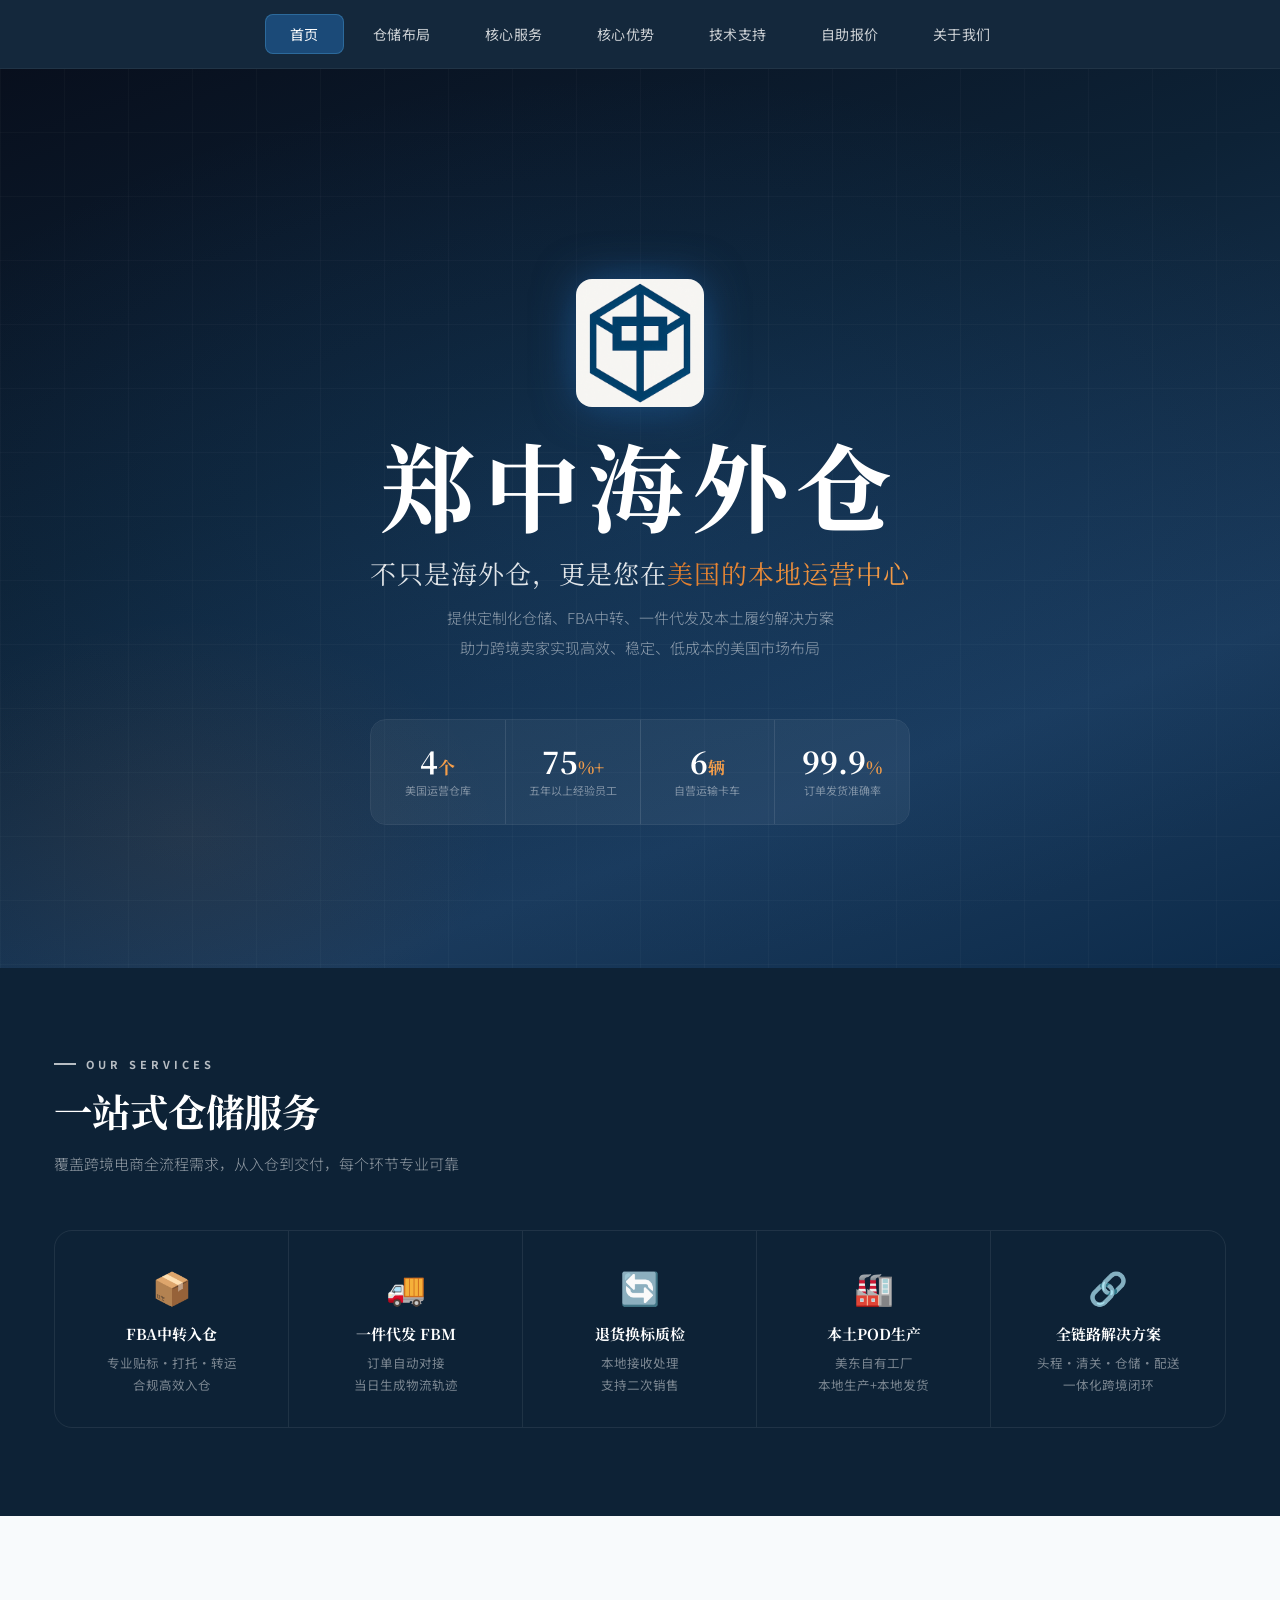
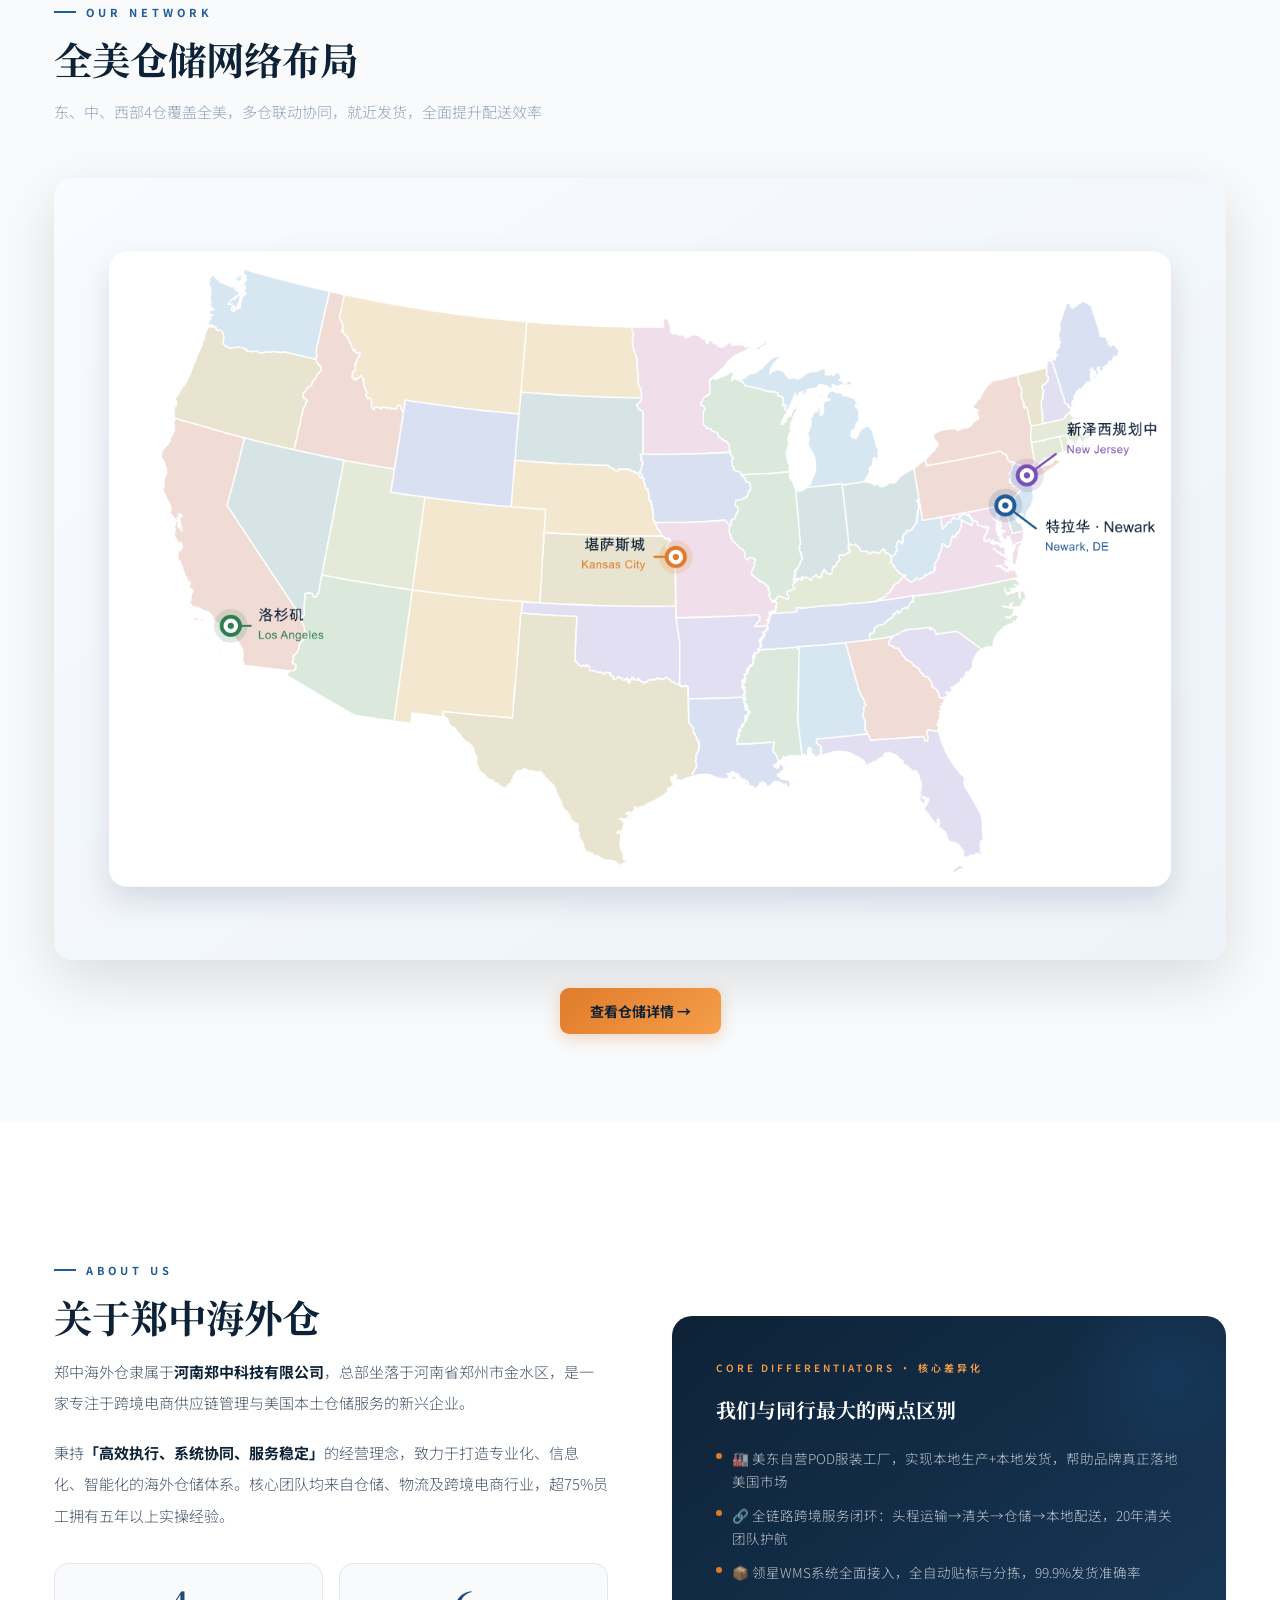
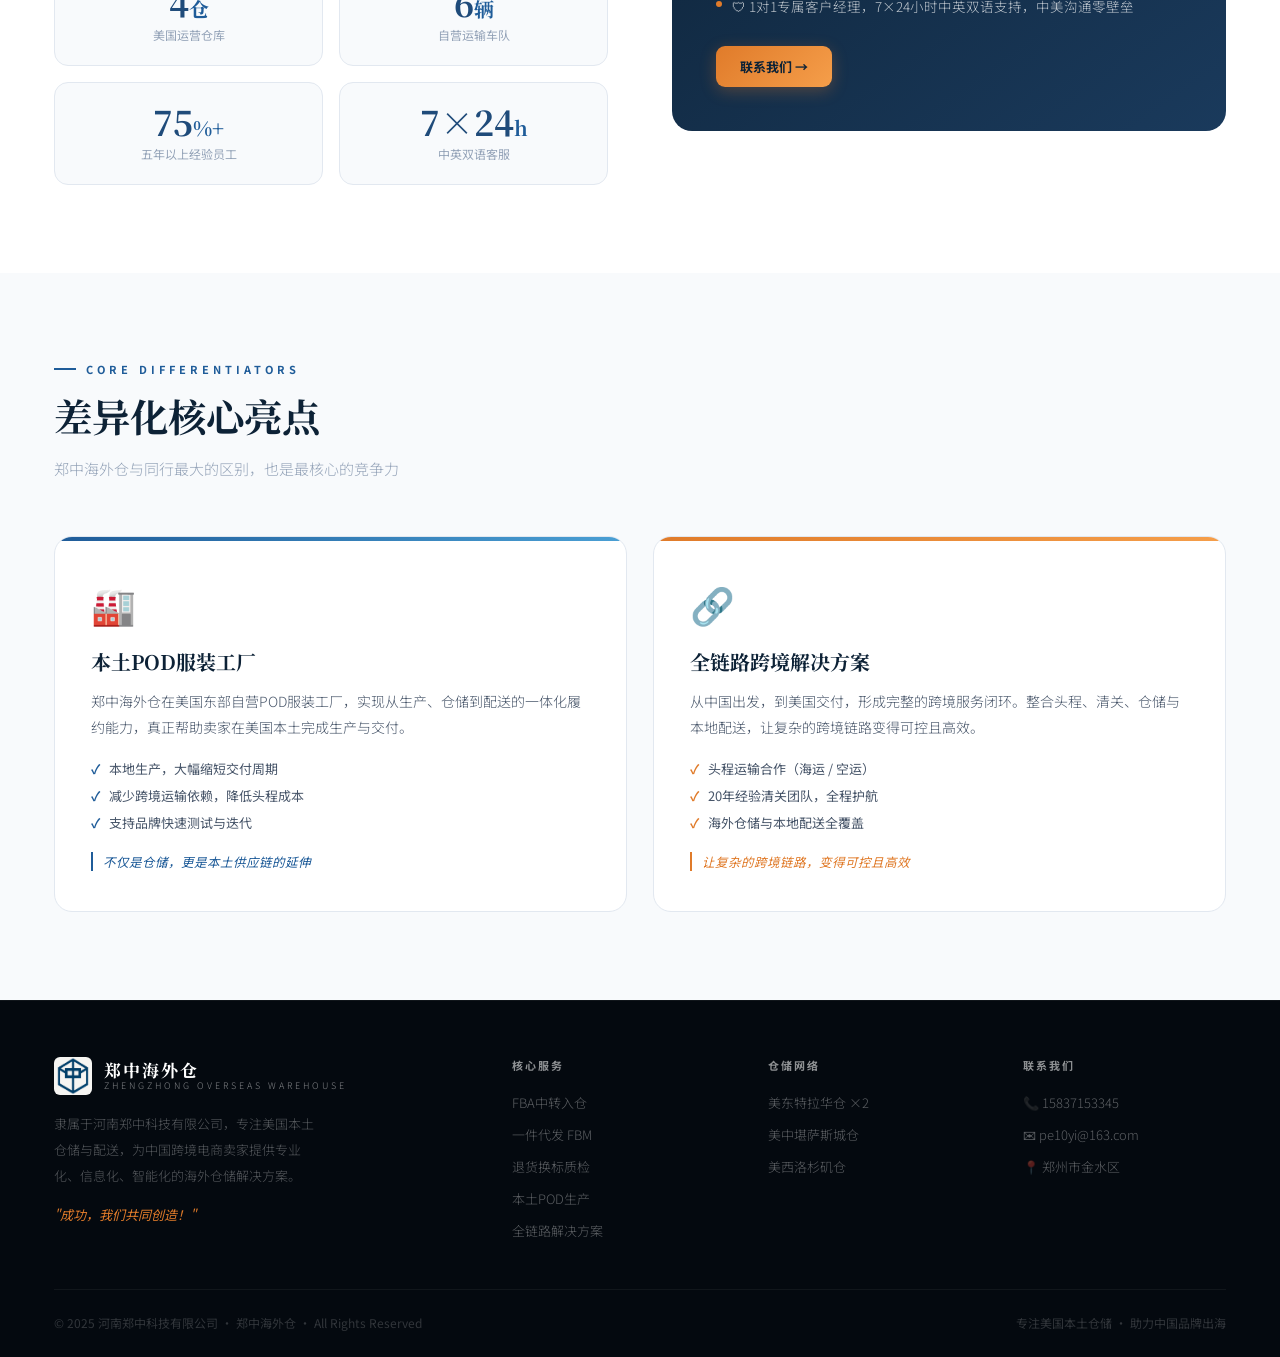
<file: index.html>
<!DOCTYPE html>
<html lang="zh-CN">
<head>
<meta charset="UTF-8">
<meta name="viewport" content="width=device-width,initial-scale=1.0">
<title>郑中海外仓 - 美国本土运营中心</title>
<link href="https://fonts.googleapis.com/css2?family=Noto+Serif+SC:wght@400;600;700&family=Noto+Sans+SC:wght@300;400;500;700&display=swap" rel="stylesheet">
<style>
:root{
  --navy:#1F4B7A;--navy-dark:#0d2236;--blue:#1F5C99;--blue-mid:#2471b8;--blue-light:#4a9fd4;
  --gold:#e07b2a;--gold-light:#f59e4a;
  --green:#2e7d32;--green-mid:#43a047;--green-light:#81c784;
  --white:#fff;--gray-50:#f8fafc;--gray-100:#f1f5f9;--gray-200:#e2e8f0;
  --gray-400:#94a3b8;--gray-600:#475569;--text:#1a2436;
}
*{margin:0;padding:0;box-sizing:border-box;}
html{scroll-behavior:smooth;}
body{font-family:'Noto Sans SC',sans-serif;color:var(--text);background:#fff;overflow-x:hidden;}
a{text-decoration:none;color:inherit;}
ul{list-style:none;}

/* ===== NAV ===== */
#nav{position:fixed;top:0;left:0;right:0;z-index:999;background:rgba(13,34,54,0.97);backdrop-filter:blur(14px);border-bottom:1px solid rgba(255,255,255,0.07);transition:background .3s;}
.nav-wrap{max-width:1300px;margin:0 auto;padding:0 40px;height:68px;display:flex;align-items:center;justify-content:center;}
.nav-tabs{display:flex;align-items:center;gap:4px;}
.nav-tab{padding:9px 24px;color:rgba(255,255,255,0.78);font-size:14px;border-radius:8px;cursor:pointer;transition:all .2s;white-space:nowrap;border:1px solid transparent;letter-spacing:0.5px;}
.nav-tab:hover{color:#fff;background:rgba(255,255,255,0.08);}
.nav-tab.active{color:#fff;background:rgba(31,92,153,0.65);border-color:rgba(74,159,212,0.4);}

/* ===== SVG LOGO (used everywhere) ===== */
.logo-svg{display:inline-block;color:currentColor;}
.logo-svg svg{display:block;}

/* ===== PAGE ===== */
.page{display:none;padding-top:68px;min-height:100vh;}
.page.active{display:block;}

/* ===== SHARED ===== */
.section{padding:88px 0;}
.section.alt{background:var(--gray-50);}
.wrap{max-width:1260px;margin:0 auto;padding:0 44px;}
.sec-eye{font-size:11px;font-weight:700;letter-spacing:4px;text-transform:uppercase;color:var(--blue);display:flex;align-items:center;gap:10px;margin-bottom:14px;}
.sec-eye::before{content:'';width:22px;height:2px;background:var(--blue);}
.sec-eye.gold{color:var(--gold);}
.sec-eye.gold::before{background:var(--gold);}
.sec-eye.white{color:rgba(255,255,255,0.7);}
.sec-eye.white::before{background:rgba(255,255,255,0.7);}
.sec-title{font-family:'Noto Serif SC',serif;font-size:clamp(26px,3vw,40px);font-weight:700;color:var(--navy-dark);line-height:1.3;margin-bottom:14px;}
.sec-title.white{color:#fff;}
.sec-sub{font-size:15px;color:var(--gray-400);line-height:1.9;font-weight:300;max-width:580px;}
.sec-sub.white{color:rgba(255,255,255,0.55);}
.reveal{opacity:0;transform:translateY(26px);transition:opacity .65s ease,transform .65s ease;}
.reveal.in{opacity:1;transform:translateY(0);}
.btn-gold{display:inline-flex;align-items:center;gap:8px;padding:13px 30px;border-radius:9px;font-size:14px;font-weight:700;cursor:pointer;transition:all .25s;background:linear-gradient(135deg,var(--gold),var(--gold-light));color:var(--navy-dark);box-shadow:0 4px 16px rgba(224,123,42,0.3);}
.btn-gold:hover{transform:translateY(-2px);box-shadow:0 8px 24px rgba(224,123,42,0.45);}

/* ===== HERO ===== */
.hero{min-height:100vh;background:linear-gradient(160deg,#080f1d 0%,#0d2236 38%,#1a3a5c 75%,#0d2b4a 100%);display:flex;align-items:center;justify-content:center;position:relative;overflow:hidden;padding-top:68px;}
.hero::before{content:'';position:absolute;inset:0;background:radial-gradient(ellipse 90% 70% at 50% 50%,rgba(31,92,153,.2) 0%,transparent 70%),radial-gradient(ellipse 40% 40% at 15% 85%,rgba(224,123,42,.07) 0%,transparent 60%);}
.hero::after{content:'';position:absolute;inset:0;background-image:linear-gradient(rgba(255,255,255,.022) 1px,transparent 1px),linear-gradient(90deg,rgba(255,255,255,.022) 1px,transparent 1px);background-size:64px 64px;}
.hero-inner{position:relative;z-index:1;display:flex;flex-direction:column;align-items:center;text-align:center;padding:80px 40px;max-width:860px;}
.hero-logo-wrap{position:relative;margin-bottom:24px;animation:fadeUp .8s ease both;}
.hero-logo-glow{position:absolute;inset:-28px;background:radial-gradient(circle,rgba(31,92,153,.25) 0%,transparent 70%);border-radius:50%;animation:glow 3s ease-in-out infinite;}
@keyframes glow{0%,100%{opacity:.5;transform:scale(1);}50%{opacity:1;transform:scale(1.1);}}
.hero-logo-icon{width:128px;height:128px;position:relative;z-index:1;filter:drop-shadow(0 0 20px rgba(31,92,153,0.6));}
.hero-brand{font-family:'Noto Serif SC',serif;font-size:clamp(52px,7.5vw,96px);font-weight:700;color:#fff;line-height:1;letter-spacing:8px;margin-bottom:22px;animation:fadeUp .8s .15s ease both;}
.hero-tagline{font-family:'Noto Serif SC',serif;font-size:clamp(17px,2.3vw,26px);color:rgba(255,255,255,.88);font-weight:400;letter-spacing:1px;margin-bottom:12px;animation:fadeUp .8s .28s ease both;}
.hero-tagline em{font-style:normal;background:linear-gradient(135deg,var(--gold),var(--gold-light));-webkit-background-clip:text;-webkit-text-fill-color:transparent;background-clip:text;}
.hero-desc{font-size:15px;color:rgba(255,255,255,.52);line-height:2;font-weight:300;margin-bottom:56px;animation:fadeUp .8s .4s ease both;}
@keyframes fadeUp{from{opacity:0;transform:translateY(22px);}to{opacity:1;transform:translateY(0);}}
.hero-stats{display:flex;gap:0;border:1px solid rgba(255,255,255,.1);border-radius:16px;overflow:hidden;width:100%;max-width:680px;animation:fadeUp .8s .55s ease both;}
.stat-card{flex:1;padding:26px 16px;text-align:center;border-right:1px solid rgba(255,255,255,.1);background:rgba(255,255,255,.05);backdrop-filter:blur(8px);}
.stat-card:last-child{border-right:none;}
.stat-num{font-family:'Noto Serif SC',serif;font-size:30px;font-weight:700;color:#fff;line-height:1;margin-bottom:6px;}
.stat-num em{font-style:normal;color:var(--gold-light);font-size:17px;}
.stat-lbl{font-size:11px;color:rgba(255,255,255,.42);}

/* ===== HOME SERVICES STRIP ===== */
.home-svc{background:var(--navy-dark);}
.home-svc-grid{display:grid;grid-template-columns:repeat(5,1fr);gap:0;border:1px solid rgba(255,255,255,.08);border-radius:18px;overflow:hidden;margin-top:52px;}
.hs-item{padding:32px 22px;text-align:center;border-right:1px solid rgba(255,255,255,.08);transition:background .3s;}
.hs-item:last-child{border-right:none;}
.hs-item:hover{background:rgba(255,255,255,.06);}
.hs-icon{font-size:32px;margin-bottom:14px;}
.hs-item h4{font-family:'Noto Serif SC',serif;font-size:15px;font-weight:700;color:#fff;margin-bottom:8px;}
.hs-item p{font-size:12.5px;color:rgba(255,255,255,.45);line-height:1.7;}
/* map */
.home-map-wrap{border-radius:18px;overflow:hidden;box-shadow:0 20px 60px rgba(0,0,0,.12);margin-top:52px;}
.home-map-wrap img{width:100%;display:block;}
/* about snippet */
.home-about-grid{display:grid;grid-template-columns:1fr 1fr;gap:64px;align-items:center;margin-top:52px;}
.home-about-text p{font-size:15px;color:var(--gray-600);line-height:2.1;font-weight:300;margin-bottom:18px;}
.home-about-text strong{color:var(--navy-dark);font-weight:700;}
.home-about-nums{display:grid;grid-template-columns:repeat(2,1fr);gap:16px;margin-top:32px;}
.han{background:var(--gray-50);border:1px solid var(--gray-200);border-radius:14px;padding:22px 20px;text-align:center;}
.han-n{font-family:'Noto Serif SC',serif;font-size:34px;font-weight:700;color:var(--navy);line-height:1;margin-bottom:6px;}
.han-n em{font-style:normal;color:var(--blue);font-size:20px;}
.han-l{font-size:12px;color:var(--gray-400);}
.home-about-card{background:linear-gradient(145deg,var(--navy-dark),#1a3a5c);border-radius:20px;padding:44px;color:#fff;position:relative;overflow:hidden;}
.home-about-card::before{content:'';position:absolute;top:-40px;right:-40px;width:200px;height:200px;background:radial-gradient(circle,rgba(31,92,153,.2) 0%,transparent 70%);border-radius:50%;}
.hac-lbl{font-size:10px;letter-spacing:3px;text-transform:uppercase;color:var(--gold-light);font-weight:600;margin-bottom:20px;}
.hac-title{font-family:'Noto Serif SC',serif;font-size:20px;font-weight:700;margin-bottom:22px;line-height:1.5;}
.hac-pts{display:flex;flex-direction:column;gap:11px;}
.hac-pt{display:flex;align-items:flex-start;gap:10px;font-size:13.5px;color:rgba(255,255,255,.72);line-height:1.7;font-weight:300;}
.hac-pt::before{content:'';width:6px;height:6px;background:var(--gold);border-radius:50%;margin-top:6px;flex-shrink:0;}
/* diff */
.diff-grid{display:grid;grid-template-columns:1fr 1fr;gap:26px;margin-top:52px;}
.diff-card{background:#fff;border-radius:18px;border:1px solid var(--gray-200);padding:40px 36px;position:relative;overflow:hidden;transition:all .35s;}
.diff-card:hover{transform:translateY(-5px);box-shadow:0 18px 50px rgba(0,0,0,.1);}
.diff-card::before{content:'';position:absolute;top:0;left:0;right:0;height:4px;background:linear-gradient(90deg,var(--blue),var(--blue-light));}
.diff-card.g::before{background:linear-gradient(90deg,var(--gold),var(--gold-light));}
.diff-icon{font-size:36px;margin-bottom:18px;}
.diff-card h3{font-family:'Noto Serif SC',serif;font-size:20px;font-weight:700;color:var(--navy-dark);margin-bottom:12px;}
.diff-card p{font-size:14px;color:var(--gray-600);line-height:1.9;font-weight:300;margin-bottom:18px;}
.diff-list{display:flex;flex-direction:column;gap:8px;}
.diff-list li{display:flex;align-items:flex-start;gap:9px;font-size:13px;color:var(--gray-600);}
.diff-list li::before{content:'✓';color:var(--blue);font-weight:700;flex-shrink:0;}
.diff-card.g .diff-list li::before{color:var(--gold);}
.diff-cap{margin-top:20px;font-size:12.5px;font-style:italic;color:var(--blue);border-left:2px solid var(--blue);padding-left:10px;}
.diff-card.g .diff-cap{color:var(--gold);border-color:var(--gold);}

/* ===== DARK HERO BANNER ===== */
.dark-hero{background:linear-gradient(160deg,#080f1d 0%,#0d2236 50%,#1a3a5c 100%);padding:76px 0 56px;position:relative;overflow:hidden;}
.dark-hero::after{content:'';position:absolute;inset:0;background-image:linear-gradient(rgba(255,255,255,.025) 1px,transparent 1px),linear-gradient(90deg,rgba(255,255,255,.025) 1px,transparent 1px);background-size:56px 56px;}
.dark-hero .wrap{position:relative;z-index:1;}

/* ===== NETWORK ===== */
.map-embed-box{border-radius:18px;overflow:hidden;box-shadow:0 20px 60px rgba(0,0,0,.15);margin-top:52px;}
.map-embed-box img{width:100%;display:block;}
.wh-tabs{display:flex;gap:12px;margin-bottom:40px;flex-wrap:wrap;}
.wh-tab-btn{padding:10px 24px;border-radius:100px;border:1.5px solid var(--gray-200);font-size:13px;font-weight:700;color:var(--gray-600);cursor:pointer;transition:all .2s;background:#fff;}
.wh-tab-btn.active,.wh-tab-btn:hover{background:var(--blue);color:#fff;border-color:var(--blue);}
.wh-block{display:none;}
.wh-block.active{display:grid;grid-template-columns:1fr 1fr;gap:48px;align-items:start;}
.wh-overview{background:#fff;border-radius:18px;border:1px solid var(--gray-200);overflow:hidden;box-shadow:0 8px 30px rgba(0,0,0,.06);}
.wh-ov-hd{padding:28px 32px;border-bottom:1px solid var(--gray-100);}
.wh-tag{display:inline-block;padding:5px 14px;border-radius:100px;font-size:11px;font-weight:700;letter-spacing:1px;text-transform:uppercase;margin-bottom:12px;}
.tag-e{background:rgba(31,92,153,.1);color:var(--blue);}
.tag-m{background:rgba(224,123,42,.1);color:var(--gold);}
.tag-w{background:rgba(46,125,50,.1);color:var(--green);}
.wh-ov-hd h3{font-family:'Noto Serif SC',serif;font-size:22px;font-weight:700;color:var(--navy-dark);margin-bottom:8px;}
.wh-ov-hd p{font-size:14px;color:var(--gray-400);font-weight:300;line-height:1.7;}
.wh-tax{display:inline-flex;align-items:center;gap:6px;background:rgba(31,92,153,.08);border:1px solid rgba(31,92,153,.2);color:var(--blue);padding:6px 14px;border-radius:8px;font-size:12px;font-weight:600;margin-top:14px;}
.wh-ov-body{padding:28px 32px;}
.wh-pts{display:flex;flex-direction:column;gap:12px;}
.wh-pt{display:flex;align-items:flex-start;gap:11px;font-size:14px;color:var(--gray-600);line-height:1.75;}
.wh-pt-dot{width:8px;height:8px;border-radius:50%;margin-top:5px;flex-shrink:0;}
.d-e{background:var(--blue);}
.d-m{background:var(--gold);}
.d-w{background:var(--green-mid);}
.wh-svc-tags{display:flex;flex-wrap:wrap;gap:7px;margin-top:16px;}
.wh-svc-tag{font-size:12px;padding:5px 12px;border-radius:7px;background:var(--gray-100);color:var(--gray-600);border:1px solid var(--gray-200);}
.wh-adv-list{display:flex;flex-direction:column;gap:16px;}
.wh-adv-title{font-family:'Noto Serif SC',serif;font-size:18px;font-weight:700;color:var(--navy-dark);margin-bottom:4px;}
.wh-adv{background:#fff;border-radius:14px;border:1px solid var(--gray-200);padding:22px 24px;display:flex;align-items:flex-start;gap:16px;transition:all .3s;}
.wh-adv:hover{box-shadow:0 10px 30px rgba(0,0,0,.08);transform:translateX(4px);}
.wh-adv-icon{width:44px;height:44px;border-radius:12px;display:flex;align-items:center;justify-content:center;font-size:20px;flex-shrink:0;}
.ai-e{background:rgba(31,92,153,.1);}
.ai-m{background:rgba(224,123,42,.1);}
.ai-w{background:rgba(46,125,50,.1);}
.wh-adv h4{font-family:'Noto Serif SC',serif;font-size:15px;font-weight:700;color:var(--navy-dark);margin-bottom:6px;}
.wh-adv p{font-size:13px;color:var(--gray-400);line-height:1.75;font-weight:300;}
.multi-cta{background:linear-gradient(135deg,var(--navy-dark),#1a3a5c);border-radius:20px;padding:48px 56px;margin-top:56px;display:flex;align-items:center;justify-content:space-between;gap:40px;flex-wrap:wrap;position:relative;overflow:hidden;}
.multi-cta::before{content:'';position:absolute;right:-40px;top:-40px;width:220px;height:220px;background:radial-gradient(circle,rgba(31,92,153,.22) 0%,transparent 70%);border-radius:50%;}
.multi-cta h3{font-family:'Noto Serif SC',serif;font-size:22px;color:#fff;margin-bottom:10px;}
.multi-cta p{font-size:14px;color:rgba(255,255,255,.6);font-weight:300;max-width:440px;line-height:1.85;}

/* ===== SERVICES ===== */
.svc-ov-grid{display:grid;grid-template-columns:repeat(5,1fr);gap:18px;margin-top:52px;}
.svc-ov-card{background:#fff;border-radius:16px;border:1px solid var(--gray-200);padding:30px 20px;text-align:center;transition:all .3s;position:relative;overflow:hidden;}
.svc-ov-card::after{content:'';position:absolute;bottom:0;left:0;right:0;height:3px;transform:scaleX(0);transform-origin:left;transition:transform .35s;}
.svc-ov-card:hover{transform:translateY(-4px);box-shadow:0 14px 40px rgba(0,0,0,.09);}
.svc-ov-card:hover::after{transform:scaleX(1);}
.sov-b::after{background:linear-gradient(90deg,var(--blue),var(--blue-light));}
.sov-g::after{background:linear-gradient(90deg,var(--gold),var(--gold-light));}
.sov-gr::after{background:linear-gradient(90deg,var(--green-mid),var(--green-light));}
.sov-icon{font-size:36px;margin-bottom:14px;}
.svc-ov-card h4{font-family:'Noto Serif SC',serif;font-size:16px;font-weight:700;color:var(--navy-dark);margin-bottom:8px;}
.svc-ov-card p{font-size:13px;color:var(--gray-400);line-height:1.7;}

/* Service block */
.sdb{margin-top:80px;}
.sdb+.sdb{border-top:2px solid var(--gray-100);padding-top:80px;margin-top:80px;}
.sdb-hd{display:flex;align-items:center;gap:18px;margin-bottom:20px;}
.sdb-icon{width:68px;height:68px;border-radius:18px;display:flex;align-items:center;justify-content:center;font-size:32px;flex-shrink:0;}
.sdi-b{background:linear-gradient(135deg,#e8f0fa,#cfe0f5);}
.sdi-g{background:linear-gradient(135deg,#fdf0e0,#fae0c0);}
.sdi-gr{background:linear-gradient(135deg,#e8f5e9,#c8e6c9);}
.sdb-hd h2{font-family:'Noto Serif SC',serif;font-size:clamp(22px,2.8vw,32px);font-weight:700;color:var(--navy-dark);}
.sdb-hd .sub{font-size:14px;color:var(--gray-400);margin-top:5px;}
.sdb-intro{font-size:15px;color:var(--gray-600);line-height:2.05;font-weight:300;max-width:900px;margin-bottom:36px;}
.flow-section-title{font-family:'Noto Serif SC',serif;font-size:18px;font-weight:700;color:var(--navy-dark);margin-bottom:20px;padding-left:14px;border-left:4px solid var(--blue);}
.sdb-adv-grid{display:grid;grid-template-columns:repeat(3,1fr);gap:20px;margin-top:10px;}
.sdb-adv{background:var(--gray-50);border:1px solid var(--gray-200);border-radius:14px;padding:26px 24px;}
.sdb-adv-ico{font-size:26px;margin-bottom:12px;}
.sdb-adv h5{font-family:'Noto Serif SC',serif;font-size:15px;font-weight:700;color:var(--navy-dark);margin-bottom:8px;}
.sdb-adv p{font-size:13.5px;color:var(--gray-400);line-height:1.8;font-weight:300;}

/* ============================
   CUSTOM FLOW DIAGRAMS
   ============================ */

/* --- Wave flow (仓盛style: alternating circles on wave) --- */
.wave-flow{position:relative;padding:40px 0 20px;margin-bottom:36px;}
.wave-line{position:absolute;top:50%;left:40px;right:40px;height:3px;background:linear-gradient(90deg,var(--green-mid),var(--blue-mid));border-radius:3px;transform:translateY(-50%);}
.wave-steps{display:flex;justify-content:space-between;align-items:center;position:relative;z-index:1;}
.wave-step{display:flex;flex-direction:column;align-items:center;gap:10px;}
.wave-step.up{margin-top:-36px;}
.wave-step.down{margin-top:36px;}
.ws-circle{width:68px;height:68px;border-radius:50%;display:flex;align-items:center;justify-content:center;font-size:26px;flex-shrink:0;box-shadow:0 6px 20px rgba(0,0,0,.15);}
.wsc-green{background:linear-gradient(135deg,var(--green-mid),var(--green));}
.wsc-blue{background:linear-gradient(135deg,var(--blue-mid),var(--navy));}
.ws-label{font-size:13px;font-weight:700;color:var(--navy-dark);text-align:center;white-space:nowrap;}

/* --- Stage flow (4-row ops stages like image 6) --- */
.stage-flow{border-radius:16px;overflow:hidden;border:1px solid var(--gray-200);margin-bottom:36px;}
.stage-row{display:flex;align-items:stretch;border-bottom:1px solid var(--gray-200);}
.stage-row:last-child{border-bottom:none;}
.stage-label{display:flex;align-items:center;justify-content:center;min-width:110px;padding:0 18px;font-size:14px;font-weight:700;color:#fff;letter-spacing:1px;writing-mode:horizontal-tb;gap:6px;}
.sl-green{background:linear-gradient(135deg,var(--green-mid),var(--green));}
.sl-blue{background:linear-gradient(135deg,var(--blue-mid),var(--navy));}
.sl-teal{background:linear-gradient(135deg,#00897b,#004d40);}
.sl-orange{background:linear-gradient(135deg,var(--gold),#c0620a);}
.stage-steps{display:flex;align-items:center;padding:20px 24px;gap:0;flex:1;flex-wrap:wrap;}
.stage-step{display:flex;flex-direction:column;align-items:center;text-align:center;padding:10px 16px;min-width:90px;}
.ss-icon{font-size:28px;margin-bottom:8px;}
.ss-name{font-size:13px;font-weight:700;color:var(--navy-dark);margin-bottom:3px;}
.ss-desc{font-size:11px;color:var(--gray-400);}
.ss-arrow{color:var(--gray-200);font-size:18px;padding:0 4px;align-self:center;margin-bottom:18px;}

/* --- Circle loop flow (FBM / FBA / Return style: 2-row loop) --- */
.loop-flow{display:grid;grid-template-columns:1fr 1fr;gap:40px;align-items:start;margin-bottom:36px;background:var(--gray-50);border:1px solid var(--gray-200);border-radius:18px;padding:36px;}
.loop-left{display:flex;flex-direction:column;gap:12px;}
.loop-pt{display:flex;align-items:flex-start;gap:12px;font-size:14px;color:var(--gray-600);line-height:1.75;}
.loop-dot{width:26px;height:26px;border-radius:50%;background:linear-gradient(135deg,var(--green-mid),var(--green));display:flex;align-items:center;justify-content:center;color:#fff;font-size:12px;font-weight:700;flex-shrink:0;margin-top:1px;}
.loop-dot.done{background:linear-gradient(135deg,var(--blue-mid),var(--navy));}
.loop-right{}
.loop-diagram{position:relative;padding:20px;}
.loop-row{display:flex;justify-content:space-between;align-items:center;gap:10px;margin-bottom:24px;}
.loop-row:last-child{margin-bottom:0;}
.loop-node{display:flex;flex-direction:column;align-items:center;gap:6px;min-width:80px;}
.ln-circle{width:62px;height:62px;border-radius:50%;display:flex;align-items:center;justify-content:center;font-size:22px;box-shadow:0 4px 14px rgba(0,0,0,.12);}
.lnc-green{background:linear-gradient(135deg,var(--green-mid),var(--green));}
.lnc-blue{background:linear-gradient(135deg,var(--blue-mid),var(--navy));}
.ln-label{font-size:12px;font-weight:700;color:var(--navy-dark);text-align:center;}
.loop-arr{color:var(--green-mid);font-size:20px;font-weight:700;align-self:center;margin-bottom:22px;}
.loop-arr.down{position:absolute;right:20px;top:50%;transform:translateY(-50%);font-size:22px;}

/* --- Linear step flow (simple boxes + arrows) --- */
.linear-flow{display:flex;align-items:stretch;border-radius:14px;overflow:hidden;border:1px solid var(--gray-200);margin-bottom:36px;background:#fff;}
.lf-step{flex:1;padding:24px 14px;text-align:center;border-right:1px solid var(--gray-200);position:relative;transition:background .25s;}
.lf-step:last-child{border-right:none;}
.lf-step:hover{background:var(--gray-50);}
.lf-num{position:absolute;top:10px;left:12px;font-size:10px;font-weight:700;color:var(--gray-200);font-family:'Noto Serif SC',serif;}
.lf-icon{font-size:30px;margin-bottom:10px;}
.lf-step h5{font-family:'Noto Serif SC',serif;font-size:14px;font-weight:700;color:var(--navy-dark);margin-bottom:6px;}
.lf-step p{font-size:11.5px;color:var(--gray-400);line-height:1.65;}

/* --- OMS/WMS system diagram --- */
.sys-diagram{background:linear-gradient(135deg,#f0f4f8,#e8eef5);border-radius:20px;padding:40px;margin-bottom:36px;border:1px solid var(--gray-200);}
.sys-title{text-align:center;font-family:'Noto Serif SC',serif;font-size:20px;font-weight:700;color:var(--navy-dark);margin-bottom:36px;}
.sys-grid{display:grid;grid-template-columns:1fr auto 1fr auto 1fr;gap:0;align-items:center;}
.sys-col{display:flex;flex-direction:column;gap:8px;}
.sys-box{background:#fff;border:1px solid var(--gray-200);border-radius:8px;padding:10px 14px;font-size:13px;font-weight:500;color:var(--navy-dark);text-align:center;box-shadow:0 2px 8px rgba(0,0,0,.05);}
.sys-center-box{background:linear-gradient(135deg,var(--blue-mid),var(--navy));color:#fff;border-radius:14px;padding:20px 28px;text-align:center;min-width:140px;}
.sys-center-box .icon{font-size:28px;margin-bottom:8px;}
.sys-center-box h4{font-family:'Noto Serif SC',serif;font-size:15px;font-weight:700;margin-bottom:3px;}
.sys-center-box p{font-size:11px;color:rgba(255,255,255,.65);}
.sys-tag{background:linear-gradient(135deg,var(--navy),var(--navy-dark));color:#fff;border-radius:10px;padding:10px 18px;font-size:13px;font-weight:700;text-align:center;}
.sys-arrow-col{display:flex;flex-direction:column;align-items:center;justify-content:center;gap:4px;padding:0 16px;}
.sys-arrow-col svg{display:block;}
.sys-cloud{text-align:center;margin-bottom:24px;}
.sys-cloud-icon{font-size:36px;color:var(--gray-400);}
.sys-cloud-label{font-size:12px;color:var(--gray-400);margin-top:4px;}

/* --- Feature list with icons --- */
.feat-list{display:flex;flex-direction:column;gap:16px;margin-bottom:36px;}
.feat-item{display:flex;align-items:flex-start;gap:16px;background:#fff;border:1px solid var(--gray-200);border-radius:12px;padding:18px 22px;transition:all .25s;}
.feat-item:hover{box-shadow:0 8px 24px rgba(0,0,0,.08);transform:translateX(4px);}
.feat-icon{width:44px;height:44px;border-radius:12px;display:flex;align-items:center;justify-content:center;font-size:20px;flex-shrink:0;background:linear-gradient(135deg,#e8f0fa,#cfe0f5);}
.feat-item h5{font-family:'Noto Serif SC',serif;font-size:15px;font-weight:700;color:var(--navy-dark);margin-bottom:5px;}
.feat-item p{font-size:13px;color:var(--gray-400);line-height:1.7;font-weight:300;}

/* ===== ADVANTAGES ===== */
.adv-grid{display:grid;grid-template-columns:repeat(3,1fr);gap:2px;background:var(--gray-200);border-radius:20px;overflow:hidden;margin-top:52px;}
.adv-item{background:#fff;padding:44px 36px;transition:background .25s;}
.adv-item:hover{background:var(--gray-50);}
.adv-num{font-family:'Noto Serif SC',serif;font-size:52px;font-weight:700;color:#edf0f5;line-height:1;margin-bottom:16px;letter-spacing:-3px;}
.adv-item h3{font-family:'Noto Serif SC',serif;font-size:17px;font-weight:700;color:var(--navy-dark);margin-bottom:11px;}
.adv-item p{font-size:13.5px;color:var(--gray-400);line-height:1.95;font-weight:300;}
.adv-cap{display:inline-block;margin-top:14px;font-size:11.5px;font-style:italic;color:var(--blue);border-left:2px solid var(--blue);padding-left:9px;}
.value-strip{background:linear-gradient(135deg,var(--navy-dark),#1a3a5c);border-radius:20px;padding:50px;margin-top:52px;display:grid;grid-template-columns:1fr 2fr;gap:52px;align-items:center;}
.vs-l h3{font-family:'Noto Serif SC',serif;font-size:22px;color:#fff;line-height:1.5;margin-bottom:8px;}
.vs-l p{font-size:14px;color:rgba(255,255,255,.5);font-weight:300;line-height:1.8;}
.vs-items{display:grid;grid-template-columns:1fr 1fr;gap:12px;}
.vs-item{background:rgba(255,255,255,.07);border:1px solid rgba(255,255,255,.1);border-radius:12px;padding:17px 18px;display:flex;align-items:flex-start;gap:11px;}
.vs-ck{font-size:16px;flex-shrink:0;}
.vs-item p{font-size:13px;color:rgba(255,255,255,.72);font-weight:300;line-height:1.6;}

/* ===== TECH ===== */
.tech-grid{display:grid;grid-template-columns:repeat(2,1fr);gap:26px;margin-top:52px;}
.tech-card{background:#fff;border-radius:18px;border:1px solid var(--gray-200);padding:40px 36px;position:relative;overflow:hidden;transition:all .3s;}
.tech-card:hover{transform:translateY(-5px);box-shadow:0 20px 50px rgba(0,0,0,.1);}
.tc-num{position:absolute;top:22px;right:26px;font-family:'Noto Serif SC',serif;font-size:62px;font-weight:700;color:rgba(0,0,0,.04);line-height:1;letter-spacing:-4px;}
.tc-icon{font-size:36px;margin-bottom:18px;}
.tech-card h3{font-family:'Noto Serif SC',serif;font-size:20px;font-weight:700;color:var(--navy-dark);margin-bottom:12px;}
.tech-card p{font-size:14px;color:var(--gray-400);line-height:1.9;font-weight:300;margin-bottom:18px;}
.tech-tags{display:flex;flex-wrap:wrap;gap:7px;}
.t-tag{font-size:12px;padding:5px 13px;border-radius:7px;background:var(--gray-100);color:var(--gray-600);border:1px solid var(--gray-200);}
.fleet-g{display:grid;grid-template-columns:1fr 1fr;gap:16px;margin-top:16px;}
.fleet-i{background:var(--gray-50);border:1px solid var(--gray-200);border-radius:12px;padding:18px;text-align:center;}
.fleet-n{font-family:'Noto Serif SC',serif;font-size:36px;font-weight:700;color:var(--navy);line-height:1;}
.fleet-n span{font-size:18px;}
.fleet-l{font-size:12px;color:var(--gray-400);margin-top:5px;}
.proc-flow{display:flex;background:#fff;border:1px solid var(--gray-200);border-radius:18px;overflow:hidden;margin-top:36px;}
.proc-s{flex:1;padding:30px 20px;text-align:center;border-right:1px solid var(--gray-200);transition:background .25s;}
.proc-s:last-child{border-right:none;}
.proc-s:hover{background:var(--gray-50);}
.proc-icon{font-size:28px;margin-bottom:12px;}
.proc-s h4{font-family:'Noto Serif SC',serif;font-size:14px;font-weight:700;color:var(--navy-dark);margin-bottom:7px;}
.proc-s p{font-size:11.5px;color:var(--gray-400);line-height:1.7;}

/* ===== ABOUT ===== */
.about-layout{display:grid;grid-template-columns:1fr 1fr;gap:68px;align-items:start;margin-top:52px;}
.about-text p{font-size:15px;color:var(--gray-600);line-height:2.1;font-weight:300;margin-bottom:18px;}
.about-text strong{color:var(--navy-dark);font-weight:700;}
.belief-grid{display:grid;grid-template-columns:repeat(3,1fr);gap:16px;margin-top:30px;}
.belief-card{background:var(--gray-50);border:1px solid var(--gray-200);border-radius:14px;padding:22px 18px;text-align:center;transition:all .3s;}
.belief-card:hover{background:#fff;box-shadow:0 10px 30px rgba(0,0,0,.07);transform:translateY(-3px);}
.bc-icon{font-size:26px;margin-bottom:10px;}
.belief-card h4{font-family:'Noto Serif SC',serif;font-size:14px;font-weight:700;color:var(--navy-dark);margin-bottom:5px;}
.belief-card p{font-size:12px;color:var(--gray-400);line-height:1.7;}
.team-card{background:var(--navy-dark);border-radius:20px;padding:44px;color:#fff;position:relative;overflow:hidden;}
.team-card::before{content:'';position:absolute;top:-40px;right:-40px;width:200px;height:200px;background:radial-gradient(circle,rgba(31,92,153,.2) 0%,transparent 70%);border-radius:50%;}
.team-eye{font-size:10px;letter-spacing:3px;text-transform:uppercase;color:var(--gold-light);margin-bottom:18px;font-weight:600;}
.team-card h3{font-family:'Noto Serif SC',serif;font-size:20px;margin-bottom:22px;line-height:1.5;}
.team-stats{display:grid;grid-template-columns:1fr 1fr;gap:14px;margin-bottom:26px;}
.ts{background:rgba(255,255,255,.07);border:1px solid rgba(255,255,255,.1);border-radius:12px;padding:17px;text-align:center;}
.ts-n{font-family:'Noto Serif SC',serif;font-size:28px;font-weight:700;color:#fff;line-height:1;margin-bottom:5px;}
.ts-n em{font-style:normal;color:var(--gold-light);font-size:16px;}
.ts-l{font-size:11px;color:rgba(255,255,255,.42);}
.team-pts{display:flex;flex-direction:column;gap:10px;}
.team-pt{display:flex;align-items:flex-start;gap:10px;font-size:13px;color:rgba(255,255,255,.7);line-height:1.7;}
.team-pt::before{content:'';width:6px;height:6px;background:var(--gold);border-radius:50%;margin-top:6px;flex-shrink:0;}
.contact-inner{background:linear-gradient(135deg,var(--navy-dark),#1a3a5c);border-radius:24px;padding:60px;display:grid;grid-template-columns:1fr 1fr;gap:60px;align-items:center;}
.cl h3{font-family:'Noto Serif SC',serif;font-size:26px;color:#fff;margin-bottom:12px;}
.cl p{font-size:14px;color:rgba(255,255,255,.55);line-height:1.9;font-weight:300;margin-bottom:10px;}
.cl-slogan{font-size:16px;font-style:italic;background:linear-gradient(135deg,var(--gold),var(--gold-light));-webkit-background-clip:text;-webkit-text-fill-color:transparent;background-clip:text;margin-top:20px;}
.c-items{display:flex;flex-direction:column;gap:16px;}
.c-item{display:flex;align-items:center;gap:16px;background:rgba(255,255,255,.07);border:1px solid rgba(255,255,255,.1);border-radius:13px;padding:17px 22px;transition:all .25s;}
.c-item:hover{background:rgba(255,255,255,.12);border-color:rgba(224,123,42,.3);}
.ci-ico{font-size:22px;flex-shrink:0;}
.ci-lbl{font-size:10px;color:rgba(255,255,255,.4);text-transform:uppercase;letter-spacing:1px;margin-bottom:2px;}
.ci-val{font-size:15px;color:#fff;font-weight:500;}
.ci-val a{color:#fff;}
.ci-val a:hover{color:var(--gold-light);}

/* ===== FOOTER ===== */
footer{background:#04090f;padding:56px 0 26px;border-top:1px solid rgba(255,255,255,.05);}
.footer-top{display:grid;grid-template-columns:2fr 1fr 1fr 1fr;gap:52px;padding-bottom:40px;border-bottom:1px solid rgba(255,255,255,.05);margin-bottom:24px;}
.fb-logo{display:flex;align-items:center;gap:12px;margin-bottom:16px;}
.fb-logo-icon{width:38px;height:38px;color:rgba(255,255,255,.85);flex-shrink:0;}
.fb-logo-text{display:flex;flex-direction:column;line-height:1.2;}
.nlc{font-family:'Noto Serif SC',serif;font-size:17px;font-weight:700;color:#fff;letter-spacing:2px;}
.nle{font-size:9px;font-weight:300;color:rgba(255,255,255,.5);letter-spacing:3px;text-transform:uppercase;}
.fb-desc{font-size:13px;color:rgba(255,255,255,.32);line-height:2;max-width:260px;font-weight:300;}
.f-slogan{font-size:13px;color:var(--gold);font-style:italic;margin-top:16px;}
.footer-col h5{font-size:11px;font-weight:700;color:rgba(255,255,255,.55);letter-spacing:2px;text-transform:uppercase;margin-bottom:16px;}
.footer-col li{margin-bottom:8px;}
.footer-col li a{font-size:13px;color:rgba(255,255,255,.35);transition:color .2s;font-weight:300;}
.footer-col li a:hover{color:var(--gold-light);}
.footer-bot{display:flex;justify-content:space-between;align-items:center;flex-wrap:wrap;gap:10px;}
.footer-bot p{font-size:12px;color:rgba(255,255,255,.18);}

/* ===== RESPONSIVE ===== */
@media(max-width:1080px){
  .diff-grid,.home-about-grid,.about-layout,.contact-inner,.wh-block,.value-strip,.loop-flow,.sys-grid{grid-template-columns:1fr;}
  .svc-ov-grid{grid-template-columns:repeat(3,1fr);}
  .adv-grid{grid-template-columns:repeat(2,1fr);}
  .tech-grid{grid-template-columns:1fr;}
  .footer-top{grid-template-columns:1fr 1fr;}
  .home-svc-grid{grid-template-columns:repeat(3,1fr);}
  .sdb-adv-grid{grid-template-columns:repeat(2,1fr);}
  .wave-steps{flex-wrap:wrap;justify-content:center;gap:20px;}
  .wave-step.up,.wave-step.down{margin-top:0;}
}
@media(max-width:768px){
  .nav-tab{padding:8px 14px;font-size:12px;}
  .svc-ov-grid,.adv-grid,.sdb-adv-grid,.team-stats,.vs-items,.fleet-g,.belief-grid{grid-template-columns:1fr;}
  .home-svc-grid{grid-template-columns:1fr 1fr;}
  .linear-flow,.proc-flow{flex-direction:column;}
  .lf-step,.proc-s{border-right:none;border-bottom:1px solid var(--gray-200);}
  .hero-stats{flex-direction:column;}
  .stat-card{border-right:none;border-bottom:1px solid rgba(255,255,255,.1);}
  .stat-card:last-child{border-bottom:none;}
  .footer-top{grid-template-columns:1fr;gap:32px;}
  .wrap{padding:0 20px;}
  .nav-wrap{padding:0 16px;}
  .section{padding:64px 0;}
  .multi-cta{padding:32px;flex-direction:column;}
  .stage-steps{flex-wrap:wrap;}
}
</style>
</head>
<body>

<nav id="nav">
  <div class="nav-wrap">
    <div class="nav-tabs">
      <div class="nav-tab active" data-page="home" onclick="showPage('home')">首页</div>
      <div class="nav-tab" data-page="network" onclick="showPage('network')">仓储布局</div>
      <div class="nav-tab" data-page="services" onclick="showPage('services')">核心服务</div>
      <div class="nav-tab" data-page="advantages" onclick="showPage('advantages')">核心优势</div>
      <div class="nav-tab" data-page="tech" onclick="showPage('tech')">技术支持</div>
      <a class="nav-tab" href="price/">自助报价</a>
      <div class="nav-tab" data-page="about" onclick="showPage('about')">关于我们</div>
    </div>
  </div>
</nav>

<!-- ===================== HOME ===================== -->
<div class="page active" id="page-home">
  <div class="hero">
    <div class="hero-inner">
      <div class="hero-logo-wrap">
        <div class="hero-logo-glow"></div>
        <div class="hero-logo-icon logo-svg"><img src="assets/zhengzhong-logo.png" alt="郑中海外仓" style="width:128px;height:128px;object-fit:contain;border-radius:16px;display:block;"></div>
      </div>
      <div class="hero-brand">郑中海外仓</div>
      <div class="hero-tagline">不只是海外仓，更是您在<em>美国的本地运营中心</em></div>
      <p class="hero-desc">提供定制化仓储、FBA中转、一件代发及本土履约解决方案<br>助力跨境卖家实现高效、稳定、低成本的美国市场布局</p>
      <div class="hero-stats">
        <div class="stat-card"><div class="stat-num">4<em>个</em></div><div class="stat-lbl">美国运营仓库</div></div>
        <div class="stat-card"><div class="stat-num">75<em>%+</em></div><div class="stat-lbl">五年以上经验员工</div></div>
        <div class="stat-card"><div class="stat-num">6<em>辆</em></div><div class="stat-lbl">自营运输卡车</div></div>
        <div class="stat-card"><div class="stat-num">99.9<em>%</em></div><div class="stat-lbl">订单发货准确率</div></div>
      </div>
    </div>
  </div>
  <section class="section home-svc">
    <div class="wrap">
      <div class="reveal"><div class="sec-eye white">Our Services</div><h2 class="sec-title white">一站式仓储服务</h2><p class="sec-sub white">覆盖跨境电商全流程需求，从入仓到交付，每个环节专业可靠</p></div>
      <div class="home-svc-grid reveal">
        <div class="hs-item"><div class="hs-icon">📦</div><h4>FBA中转入仓</h4><p>专业贴标·打托·转运<br>合规高效入仓</p></div>
        <div class="hs-item"><div class="hs-icon">🚚</div><h4>一件代发 FBM</h4><p>订单自动对接<br>当日生成物流轨迹</p></div>
        <div class="hs-item"><div class="hs-icon">🔄</div><h4>退货换标质检</h4><p>本地接收处理<br>支持二次销售</p></div>
        <div class="hs-item"><div class="hs-icon">🏭</div><h4>本土POD生产</h4><p>美东自有工厂<br>本地生产+本地发货</p></div>
        <div class="hs-item"><div class="hs-icon">🔗</div><h4>全链路解决方案</h4><p>头程·清关·仓储·配送<br>一体化跨境闭环</p></div>
      </div>
    </div>
  </section>
  <section class="section alt">
    <div class="wrap">
      <div class="reveal"><div class="sec-eye">Our Network</div><h2 class="sec-title">全美仓储网络布局</h2><p class="sec-sub">东、中、西部4仓覆盖全美，多仓联动协同，就近发货，全面提升配送效率</p></div>
      <div class="home-map-wrap reveal"><img src="assets/contiguous-us-warehouse-points.png" alt="郑中海外仓全美仓储网络地图"></div>
      <div style="text-align:center;margin-top:28px;" class="reveal"><a class="btn-gold" onclick="showPage('network')">查看仓储详情 →</a></div>
    </div>
  </section>
  <section class="section">
    <div class="wrap">
      <div class="home-about-grid">
        <div class="home-about-text reveal">
          <div class="sec-eye">About Us</div><h2 class="sec-title">关于郑中海外仓</h2>
          <p>郑中海外仓隶属于<strong>河南郑中科技有限公司</strong>，总部坐落于河南省郑州市金水区，是一家专注于跨境电商供应链管理与美国本土仓储服务的新兴企业。</p>
          <p>秉持<strong>「高效执行、系统协同、服务稳定」</strong>的经营理念，致力于打造专业化、信息化、智能化的海外仓储体系。核心团队均来自仓储、物流及跨境电商行业，超75%员工拥有五年以上实操经验。</p>
          <div class="home-about-nums">
            <div class="han"><div class="han-n">4<em>仓</em></div><div class="han-l">美国运营仓库</div></div>
            <div class="han"><div class="han-n">6<em>辆</em></div><div class="han-l">自营运输车队</div></div>
            <div class="han"><div class="han-n">75<em>%+</em></div><div class="han-l">五年以上经验员工</div></div>
            <div class="han"><div class="han-n">7×24<em>h</em></div><div class="han-l">中英双语客服</div></div>
          </div>
        </div>
        <div class="home-about-card reveal">
          <div class="hac-lbl">Core Differentiators · 核心差异化</div>
          <div class="hac-title">我们与同行最大的两点区别</div>
          <div class="hac-pts">
            <div class="hac-pt">🏭 美东自营POD服装工厂，实现本地生产+本地发货，帮助品牌真正落地美国市场</div>
            <div class="hac-pt">🔗 全链路跨境服务闭环：头程运输→清关→仓储→本地配送，20年清关团队护航</div>
            <div class="hac-pt">📦 领星WMS系统全面接入，全自动贴标与分拣，99.9%发货准确率</div>
            <div class="hac-pt">🛡 1对1专属客户经理，7×24小时中英双语支持，中美沟通零壁垒</div>
          </div>
          <div style="margin-top:28px;"><a class="btn-gold" onclick="showPage('about')" style="font-size:13px;padding:11px 24px;">联系我们 →</a></div>
        </div>
      </div>
    </div>
  </section>
  <section class="section alt">
    <div class="wrap">
      <div class="reveal"><div class="sec-eye">Core Differentiators</div><h2 class="sec-title">差异化核心亮点</h2><p class="sec-sub">郑中海外仓与同行最大的区别，也是最核心的竞争力</p></div>
      <div class="diff-grid">
        <div class="diff-card reveal"><div class="diff-icon">🏭</div><h3>本土POD服装工厂</h3><p>郑中海外仓在美国东部自营POD服装工厂，实现从生产、仓储到配送的一体化履约能力，真正帮助卖家在美国本土完成生产与交付。</p><ul class="diff-list"><li>本地生产，大幅缩短交付周期</li><li>减少跨境运输依赖，降低头程成本</li><li>支持品牌快速测试与迭代</li></ul><div class="diff-cap">不仅是仓储，更是本土供应链的延伸</div></div>
        <div class="diff-card g reveal"><div class="diff-icon">🔗</div><h3>全链路跨境解决方案</h3><p>从中国出发，到美国交付，形成完整的跨境服务闭环。整合头程、清关、仓储与本地配送，让复杂的跨境链路变得可控且高效。</p><ul class="diff-list"><li>头程运输合作（海运 / 空运）</li><li>20年经验清关团队，全程护航</li><li>海外仓储与本地配送全覆盖</li></ul><div class="diff-cap">让复杂的跨境链路，变得可控且高效</div></div>
      </div>
    </div>
  </section>
</div>

<!-- ===================== NETWORK ===================== -->
<div class="page" id="page-network">
  <div class="dark-hero"><div class="wrap"><div class="sec-eye white">Our Network</div><h2 class="sec-title white">仓储布局</h2><p class="sec-sub white">东、中、西部全方位覆盖，4仓联动协同，就近发货，全面提升配送效率</p></div></div>
  <section class="section alt">
    <div class="wrap">
      <div class="reveal"><div class="sec-eye">Warehouse Map</div><h2 class="sec-title">全美仓储地图</h2></div>
      <div class="map-embed-box reveal"><img src="assets/contiguous-us-warehouse-points.png" alt="郑中海外仓全美仓储网络"></div>
    </div>
  </section>
  <section class="section">
    <div class="wrap">
      <div class="reveal"><div class="sec-eye">Warehouse Details</div><h2 class="sec-title">各仓库详细介绍</h2></div>
      <div class="wh-tabs reveal">
        <div class="wh-tab-btn active" onclick="switchWH(this,'wh-east')">🏢 美东·特拉华仓 ×2</div>
        <div class="wh-tab-btn" onclick="switchWH(this,'wh-mid')">🔀 美中·堪萨斯城仓</div>
        <div class="wh-tab-btn" onclick="switchWH(this,'wh-west')">⚓ 美西·洛杉矶仓</div>
      </div>
      <div class="wh-block active" id="wh-east">
        <div><div class="wh-overview"><div class="wh-ov-hd"><span class="wh-tag tag-e">美东 · 特拉华</span><h3>特拉华仓（×2）</h3><p>美国东部核心仓，双仓协同运营，覆盖东海岸主要消费城市。特拉华州全美最友好商业州之一，不征收销售税，为跨境卖家提供显著的成本优势。</p><div class="wh-tax">🏷 Sales Tax Free · 特拉华州免销售税</div></div><div class="wh-ov-body"><div class="wh-pts"><div class="wh-pt"><div class="wh-pt-dot d-e"></div>距巴尔的摩东部分拣中心约1小时车程，快速对接主要物流节点</div><div class="wh-pt"><div class="wh-pt-dot d-e"></div>辐射纽约、费城、华盛顿DC等东海岸核心消费城市</div><div class="wh-pt"><div class="wh-pt-dot d-e"></div>靠近东海岸主要港口和高速路网，清关高效便捷</div><div class="wh-pt"><div class="wh-pt-dot d-e"></div>双仓灵活调配，有效应对旺季订单高峰，保障稳定履约</div></div><div class="wh-svc-tags"><span class="wh-svc-tag">FBA中转</span><span class="wh-svc-tag">退货换标</span><span class="wh-svc-tag">一件代发</span><span class="wh-svc-tag">拍照质检</span></div></div></div></div>
        <div class="wh-adv-list"><div class="wh-adv-title">核心优势</div><div class="wh-adv"><div class="wh-adv-icon ai-e">🏷</div><div><h4>免销售税政策优势</h4><p>特拉华州全美唯一无销售税州，入仓商品无需缴纳销售税，有效降低库存流通成本，让每笔交易都更具竞争力。</p></div></div><div class="wh-adv"><div class="wh-adv-icon ai-e">🌆</div><div><h4>东海岸核心辐射圈</h4><p>覆盖全美人口最密集的东北部经济带，距纽约市中心约2小时，可实现对纽约、费城、华盛顿等主要城市的快速配送。</p></div></div><div class="wh-adv"><div class="wh-adv-icon ai-e">🚢</div><div><h4>港口与交通枢纽优势</h4><p>紧邻东海岸主要港口，高速路网完善，货物清关后可直接入仓，大幅缩短港口到仓库的运输时间与物流成本。</p></div></div><div class="wh-adv"><div class="wh-adv-icon ai-e">🔄</div><div><h4>双仓协同联动</h4><p>两个仓库灵活联动，可根据库存情况动态调拨，高峰期互相补充，确保订单处理能力稳定，不因单仓产能限制影响客户业务。</p></div></div></div>
      </div>
      <div class="wh-block" id="wh-mid">
        <div><div class="wh-overview"><div class="wh-ov-hd"><span class="wh-tag tag-m">美中 · 堪萨斯城</span><h3>堪萨斯城仓</h3><p>位于美国地理中心的战略枢纽仓，是全国分发的黄金节点。凭借铁路与公路双重优势，可高效覆盖中西部广大市场，运输时效稳定、成本合理。</p></div><div class="wh-ov-body"><div class="wh-pts"><div class="wh-pt"><div class="wh-pt-dot d-m"></div>位于美国地理中心区域，距全国各大城市距离均衡</div><div class="wh-pt"><div class="wh-pt-dot d-m"></div>美国中部重要铁路与公路枢纽，运输路线极为广泛</div><div class="wh-pt"><div class="wh-pt-dot d-m"></div>运输时效稳定，综合物流成本低，适合全国范围分发</div><div class="wh-pt"><div class="wh-pt-dot d-m"></div>与东部、西部仓库联动，构成全美配送网络的核心中枢</div></div><div class="wh-svc-tags"><span class="wh-svc-tag">全国分发</span><span class="wh-svc-tag">库存调拨</span><span class="wh-svc-tag">一件代发</span><span class="wh-svc-tag">中转配送</span></div></div></div></div>
        <div class="wh-adv-list"><div class="wh-adv-title">核心优势</div><div class="wh-adv"><div class="wh-adv-icon ai-m">🎯</div><div><h4>地理中心战略位置</h4><p>堪萨斯城位于美国地理中心，到达全国各主要城市的运输距离最为均衡，是构建全国配送网络的最优节点之一。</p></div></div><div class="wh-adv"><div class="wh-adv-icon ai-m">🚆</div><div><h4>铁路+公路双重枢纽</h4><p>堪萨斯城是美国最大的铁路货运中心之一，同时拥有多条主要高速公路，货物运输方式灵活多样，时效与成本均可优化。</p></div></div><div class="wh-adv"><div class="wh-adv-icon ai-m">💰</div><div><h4>低成本高效分发</h4><p>中部地区整体运营成本低于东西海岸，租金、人工等综合成本优势明显，可有效降低客户的仓储与配送总成本。</p></div></div><div class="wh-adv"><div class="wh-adv-icon ai-m">🗺</div><div><h4>覆盖中西部全市场</h4><p>可快速覆盖芝加哥、达拉斯、丹佛、圣路易斯等中西部主要城市，尤其适合中西部市场渗透率高的跨境卖家。</p></div></div></div>
      </div>
      <div class="wh-block" id="wh-west">
        <div><div class="wh-overview"><div class="wh-ov-hd"><span class="wh-tag tag-w">美西 · 洛杉矶</span><h3>洛杉矶仓</h3><p>紧邻洛杉矶港与长滩港的西海岸战略仓，是跨太平洋贸易的重要门户。货物从中国出发，海运抵达后可第一时间完成清关入仓，极大压缩头程时间。</p></div><div class="wh-ov-body"><div class="wh-pts"><div class="wh-pt"><div class="wh-pt-dot d-w"></div>紧邻洛杉矶港与长滩港，具备天然海运与清关优势</div><div class="wh-pt"><div class="wh-pt-dot d-w"></div>主要服务FBA备货、入仓及西海岸市场分发</div><div class="wh-pt"><div class="wh-pt-dot d-w"></div>为西海岸客户提供快速、高效的货物流转支持</div><div class="wh-pt"><div class="wh-pt-dot d-w"></div>覆盖洛杉矶、旧金山、西雅图等西海岸主要城市</div></div><div class="wh-svc-tags"><span class="wh-svc-tag">FBA入仓</span><span class="wh-svc-tag">港口清关</span><span class="wh-svc-tag">西海岸分发</span><span class="wh-svc-tag">货物中转</span></div></div></div></div>
        <div class="wh-adv-list"><div class="wh-adv-title">核心优势</div><div class="wh-adv"><div class="wh-adv-icon ai-w">🚢</div><div><h4>港口直达，清关高效</h4><p>洛杉矶港与长滩港合计处理全美约40%的进口货物，本仓紧邻两港，货物下船后即可快速清关入仓，有效压缩头程时间。</p></div></div><div class="wh-adv"><div class="wh-adv-icon ai-w">📦</div><div><h4>FBA备货最优起点</h4><p>作为亚马逊FBA西部入仓的黄金起点，可高效完成验货、贴标、打托等FBA前置处理，快速入驻亚马逊仓库。</p></div></div><div class="wh-adv"><div class="wh-adv-icon ai-w">🌊</div><div><h4>西海岸市场覆盖</h4><p>洛杉矶、旧金山湾区是全美最大消费市场之一，西部仓可为这些高价值区域提供当日或次日达的本地配送服务。</p></div></div><div class="wh-adv"><div class="wh-adv-icon ai-w">🔀</div><div><h4>东西联动分发枢纽</h4><p>配合东部特拉华仓与中部堪萨斯城仓，货物可在西部入仓后向全国灵活调拨，实现三点联动的全美高效覆盖。</p></div></div></div>
      </div>
      <div class="multi-cta reveal"><div><h3>多仓联动，就近发货，全面降本提效</h3><p>四大仓库可灵活调拨库存，实现多点发货与就近配送。在订单量波动时保持稳定服务水平，无论旺季淡季，每位客户都能获得一致的高质量履约体验。</p></div><a class="btn-gold" onclick="showPage('about')">立即咨询合作 →</a></div>
    </div>
  </section>
</div>

<!-- ===================== SERVICES ===================== -->
<div class="page" id="page-services">
  <section class="section" style="padding-top:56px;">
    <div class="wrap">
      <div class="reveal"><div class="sec-eye">Our Services</div><h2 class="sec-title">核心服务</h2><p class="sec-sub">每项服务明确解决什么问题，为每一位跨境卖家提供最匹配的仓储方案</p></div>
      <div class="svc-ov-grid">
        <div class="svc-ov-card sov-b reveal"><div class="sov-icon">📦</div><h4>FBA中转入仓</h4><p>合规贴标·高效入仓<br>支持分批补货</p></div>
        <div class="svc-ov-card sov-b reveal"><div class="sov-icon">🚚</div><h4>一件代发 FBM</h4><p>订单自动对接<br>当日发货出库</p></div>
        <div class="svc-ov-card sov-b reveal"><div class="sov-icon">🔄</div><h4>退货换标质检</h4><p>本地接收处理<br>支持二次销售</p></div>
        <div class="svc-ov-card sov-g reveal"><div class="sov-icon">🏭</div><h4>本土POD生产</h4><p>美东自有工厂<br>本地生产发货</p></div>
        <div class="svc-ov-card sov-gr reveal"><div class="sov-icon">🔗</div><h4>全链路解决方案</h4><p>头程·清关·仓储<br>一体化跨境闭环</p></div>
      </div>

      <!-- FBA -->
      <div class="sdb">
        <div class="sdb-hd reveal"><div class="sdb-icon sdi-b">📦</div><div><h2>FBA中转与入仓</h2><div class="sub">Amazon FBA Transfer &amp; Fulfillment</div></div></div>
        <p class="sdb-intro reveal">郑中海外仓提供专业的亚马逊FBA中转入仓服务，覆盖从货物接收、验货核对、FBA标准贴标、打板打托到预约送仓的全流程操作。团队熟悉亚马逊FBA入仓规范与各仓库要求，严格按照亚马逊标准执行，有效降低入仓拒货风险，保障您的补货计划准时落地。支持分批次、小批量的灵活入仓方式，配合全自动贴标设备，确保每件货物合规、准确、高效地送达亚马逊仓库。</p>
        <div class="flow-section-title reveal">FBA中转服务流程</div>
        <div class="linear-flow reveal">
          <div class="lf-step"><div class="lf-num">01</div><div class="lf-icon">🚛</div><h5>卖家备货发货</h5><p>国内备货<br>安排头程运输</p></div>
          <div class="lf-step"><div class="lf-num">02</div><div class="lf-icon">📋</div><h5>提交清关信息</h5><p>货物清单<br>清关资料提交</p></div>
          <div class="lf-step"><div class="lf-num">03</div><div class="lf-icon">✅</div><h5>货物盘点检查</h5><p>仓库卸货<br>验货核对</p></div>
          <div class="lf-step"><div class="lf-num">04</div><div class="lf-icon">🏠</div><h5>货物入库上架</h5><p>库位录入<br>系统同步</p></div>
          <div class="lf-step"><div class="lf-num">05</div><div class="lf-icon">🏷</div><h5>FBA贴标打托</h5><p>合规贴标<br>托盘包装</p></div>
          <div class="lf-step"><div class="lf-num">06</div><div class="lf-icon">🔄</div><h5>接收中转指令</h5><p>客户下达指令<br>安排发货</p></div>
          <div class="lf-step"><div class="lf-num">07</div><div class="lf-icon" style="font-size:22px;background:linear-gradient(135deg,#ff8f00,#e65100);border-radius:50%;width:38px;height:38px;display:flex;align-items:center;justify-content:center;color:white;font-weight:900;margin:0 auto 10px;">a</div><h5>出库入FBA仓</h5><p>货物出库<br>中转完成</p></div>
        </div>
        <div class="flow-section-title reveal">仓储配送作业环节</div>
        <div class="stage-flow reveal">
          <div class="stage-row">
            <div class="stage-label sl-green">📥 入仓阶段</div>
            <div class="stage-steps">
              <div class="stage-step"><div class="ss-icon">🚢</div><div class="ss-name">码头提柜拉柜</div></div>
              <div class="ss-arrow">→</div>
              <div class="stage-step"><div class="ss-icon">📦</div><div class="ss-name">货物出柜</div></div>
              <div class="ss-arrow">→</div>
              <div class="stage-step"><div class="ss-icon">🔀</div><div class="ss-name">打板转运</div></div>
              <div class="ss-arrow">→</div>
              <div class="stage-step"><div class="ss-icon">✅</div><div class="ss-name">收货验货</div></div>
              <div class="ss-arrow">→</div>
              <div class="stage-step"><div class="ss-icon">📂</div><div class="ss-name">上架归类</div></div>
            </div>
          </div>
          <div class="stage-row">
            <div class="stage-label sl-blue">🏭 在仓阶段</div>
            <div class="stage-steps">
              <div class="stage-step"><div class="ss-icon">🔒</div><div class="ss-name">货品安全管理</div></div>
              <div class="ss-arrow">→</div>
              <div class="stage-step"><div class="ss-icon">📊</div><div class="ss-name">货品盘点</div></div>
              <div class="ss-arrow">→</div>
              <div class="stage-step"><div class="ss-icon">🔄</div><div class="ss-name">货品移库</div></div>
              <div class="ss-arrow">→</div>
              <div class="stage-step"><div class="ss-icon">🔍</div><div class="ss-name">货品分拣</div></div>
            </div>
          </div>
          <div class="stage-row">
            <div class="stage-label sl-teal">🚀 出仓阶段</div>
            <div class="stage-steps">
              <div class="stage-step"><div class="ss-icon">🏷</div><div class="ss-name">标签条码</div></div>
              <div class="ss-arrow">→</div>
              <div class="stage-step"><div class="ss-icon">📬</div><div class="ss-name">一件代发</div></div>
              <div class="ss-arrow">→</div>
              <div class="stage-step"><div class="ss-icon">📫</div><div class="ss-name">混合装箱出货</div></div>
              <div class="ss-arrow">→</div>
              <div class="stage-step"><div class="ss-icon">🏠</div><div class="ss-name">打板出货/FBA</div></div>
              <div class="ss-arrow">→</div>
              <div class="stage-step"><div class="ss-icon">🚚</div><div class="ss-name">运输派送</div></div>
            </div>
          </div>
          <div class="stage-row">
            <div class="stage-label sl-orange">🔄 退货处理</div>
            <div class="stage-steps">
              <div class="stage-step"><div class="ss-icon">📥</div><div class="ss-name">退货入库</div></div>
              <div class="ss-arrow">→</div>
              <div class="stage-step"><div class="ss-icon">📦</div><div class="ss-name">重新包装</div></div>
              <div class="ss-arrow">→</div>
              <div class="stage-step"><div class="ss-icon">⚙️</div><div class="ss-name">异常订单处理</div></div>
            </div>
          </div>
        </div>
        <div class="flow-section-title reveal">核心服务优势</div>
        <div class="sdb-adv-grid reveal">
          <div class="sdb-adv"><div class="sdb-adv-ico">⚡</div><h5>高效入仓，降低时效风险</h5><p>熟悉全美各FBA仓库特性与预约要求，提前安排，减少等待，确保补货计划按时落地，不影响店铺排名与销量。</p></div>
          <div class="sdb-adv"><div class="sdb-adv-ico">🛡</div><h5>严格合规，避免入仓拒货</h5><p>严格按照亚马逊最新FBA操作规范执行，贴标、包装、尺寸全部合规，有效降低被拒货与罚款风险。</p></div>
          <div class="sdb-adv"><div class="sdb-adv-ico">📦</div><h5>灵活调配，多仓分发</h5><p>支持亚马逊要求的多仓分配入仓方案，郑中4个仓库可分别承接不同仓库的发货任务，灵活高效不压货。</p></div>
        </div>
      </div>

      <!-- FBM -->
      <div class="sdb">
        <div class="sdb-hd reveal"><div class="sdb-icon sdi-b">🚚</div><div><h2>一件代发（FBM Fulfillment）</h2><div class="sub">Fulfillment by Merchant · Drop Shipping</div></div></div>
        <p class="sdb-intro reveal">郑中海外仓提供高效稳定的FBM一件代发服务，支持亚马逊、eBay、Walmart、独立站等主流平台的订单自动对接。收到订单后，系统自动推送至仓库，快速完成拣货、包装、出库，当天生成物流轨迹，有效提升买家体验，降低差评风险。我们的一件代发服务覆盖全品类，支持多运营商物流渠道选择，确保您的订单以最优时效、最低成本送达买家。</p>
        <div class="flow-section-title reveal">一件代发服务流程</div>
        <div class="loop-flow reveal">
          <div class="loop-left">
            <div class="loop-pt"><div class="loop-dot">1</div>卖家安排头程物流将商品运至郑中美国海外仓</div>
            <div class="loop-pt"><div class="loop-dot">2</div>仓库接收货物，根据发货单清点货物</div>
            <div class="loop-pt"><div class="loop-dot">3</div>与卖家确认到货信息，货物上架至仓库系统</div>
            <div class="loop-pt"><div class="loop-dot">4</div>卖家使用系统创建并提交顾客订单</div>
            <div class="loop-pt"><div class="loop-dot">5</div>仓库接收订单信息并根据订单拣货打包</div>
            <div class="loop-dot done" style="width:auto;border-radius:12px;padding:8px 16px;margin-top:4px;font-size:13px;">✓ 快递上门取件配送，一件代发服务完成</div>
          </div>
          <div class="loop-right">
            <div style="background:#fff;border-radius:14px;padding:28px;border:1px solid var(--gray-200);box-shadow:0 4px 16px rgba(0,0,0,.06);">
              <div style="display:flex;justify-content:space-between;align-items:center;margin-bottom:20px;">
                <div class="loop-node"><div class="ln-circle lnc-green">📋</div><div class="ln-label">卖家<br>备货</div></div>
                <div style="color:var(--green-mid);font-size:22px;font-weight:700;">→</div>
                <div class="loop-node"><div class="ln-circle lnc-blue">🏠</div><div class="ln-label">仓库<br>收货</div></div>
                <div style="color:var(--green-mid);font-size:22px;font-weight:700;">→</div>
                <div class="loop-node"><div class="ln-circle lnc-green">🛒</div><div class="ln-label">货物<br>上架</div></div>
              </div>
              <div style="display:flex;justify-content:flex-end;margin-bottom:20px;"><div style="color:var(--green-mid);font-size:22px;font-weight:700;">↓</div></div>
              <div style="display:flex;justify-content:space-between;align-items:center;">
                <div class="loop-node"><div class="ln-circle lnc-blue">🚚</div><div class="ln-label">快递<br>配送</div></div>
                <div style="color:var(--green-mid);font-size:22px;font-weight:700;">←</div>
                <div class="loop-node"><div class="ln-circle lnc-green">📦</div><div class="ln-label">订单<br>打包</div></div>
                <div style="color:var(--green-mid);font-size:22px;font-weight:700;">←</div>
                <div class="loop-node"><div class="ln-circle lnc-blue">📋</div><div class="ln-label">接收<br>订单</div></div>
              </div>
            </div>
          </div>
        </div>
        <div class="flow-section-title reveal">仓储配送流程</div>
        <div class="linear-flow reveal">
          <div class="lf-step"><div class="lf-num">01</div><div class="lf-icon">📝</div><h5>合同签订</h5><p>确认合作方案<br>开通系统权限</p></div>
          <div class="lf-step"><div class="lf-num">02</div><div class="lf-icon">🖥</div><h5>系统对接</h5><p>平台API对接<br>订单自动同步</p></div>
          <div class="lf-step"><div class="lf-num">03</div><div class="lf-icon">🏠</div><h5>货品入仓</h5><p>验货收货<br>系统录入上架</p></div>
          <div class="lf-step"><div class="lf-num">04</div><div class="lf-icon">📋</div><h5>订单导入</h5><p>订单推送<br>系统自动处理</p></div>
          <div class="lf-step"><div class="lf-num">05</div><div class="lf-icon">⚙️</div><h5>拣货配货</h5><p>精准拣货<br>备货核对</p></div>
          <div class="lf-step"><div class="lf-num">06</div><div class="lf-icon">✅</div><h5>订单复核</h5><p>扫描核验<br>确保准确</p></div>
          <div class="lf-step"><div class="lf-num">07</div><div class="lf-icon">📦</div><h5>产品打包</h5><p>标准包装<br>面单打印</p></div>
          <div class="lf-step"><div class="lf-num">08</div><div class="lf-icon">🚀</div><h5>尾程派送</h5><p>物流揽收<br>轨迹实时</p></div>
        </div>
        <div class="flow-section-title reveal">核心服务优势</div>
        <div class="sdb-adv-grid reveal">
          <div class="sdb-adv"><div class="sdb-adv-ico">🔌</div><h5>多平台订单自动对接</h5><p>支持Amazon、eBay、Walmart、Shopify等主流平台API对接，订单自动下发，无需人工导入，处理效率极高。</p></div>
          <div class="sdb-adv"><div class="sdb-adv-ico">⚡</div><h5>当日发货，提升买家体验</h5><p>订单接收后当日完成出库，当天生成物流轨迹，有效缩短配送时间，提升买家满意度，降低差评率与退货率。</p></div>
          <div class="sdb-adv"><div class="sdb-adv-ico">🎯</div><h5>99.9%准确率，零差错</h5><p>全自动拣货+扫描核验系统，从拣货到出库全程双重校验，发货准确率高达99.9%，有效避免错发漏发。</p></div>
        </div>
      </div>

      <!-- RETURNS -->
      <div class="sdb">
        <div class="sdb-hd reveal"><div class="sdb-icon sdi-b">🔄</div><div><h2>退货换标与质检</h2><div class="sub">Return Processing · Relabel · Quality Inspection</div></div></div>
        <p class="sdb-intro reveal">跨境退货处理是许多卖家头疼的难题。郑中海外仓提供专业的本地退货接收与全流程处理服务，包括退货验收、质量检测、换标重新包装，以及支持二次上架销售，有效降低退货损耗，最大化库存价值。我们还提供详尽的退货质检报告与拍照存档服务，帮助卖家追踪退货原因，为平台纠纷提供有力证据，让退货管理真正透明可控。</p>
        <div class="flow-section-title reveal">退货换标服务流程</div>
        <div class="linear-flow reveal">
          <div class="lf-step"><div class="lf-num">01</div><div class="lf-icon">📤</div><h5>卖家发送产品</h5><p>建立移除订单<br>发货至海外仓</p></div>
          <div class="lf-step"><div class="lf-num">02</div><div class="lf-icon">🏠</div><h5>仓库接收货物</h5><p>登记到货信息<br>反馈给卖家</p></div>
          <div class="lf-step"><div class="lf-num">03</div><div class="lf-icon">📋</div><h5>卖家下达指令</h5><p>确认到货信息<br>下达处理指令</p></div>
          <div class="lf-step"><div class="lf-num">04</div><div class="lf-icon">🏷</div><h5>换标处理</h5><p>移除旧标签<br>贴新FBA标签</p></div>
          <div class="lf-step"><div class="lf-num">05</div><div class="lf-icon">📦</div><h5>装箱回传数据</h5><p>装箱打包<br>数据回传卖家</p></div>
          <div class="lf-step"><div class="lf-num">06</div><div class="lf-icon">📊</div><h5>卖家建立计划</h5><p>Amazon建计划<br>提供箱唛</p></div>
          <div class="lf-step"><div class="lf-num">07</div><div class="lf-icon">🛒</div><h5>重新上架销售</h5><p>货品发回FBA<br>流程完成</p></div>
        </div>
        <div class="flow-section-title reveal">核心服务优势</div>
        <div class="sdb-adv-grid reveal">
          <div class="sdb-adv"><div class="sdb-adv-ico">💰</div><h5>最大化库存残值</h5><p>专业质检与二次处理，让可再销售的退货商品快速恢复上架条件，有效挽救退货损失，提升整体利润率。</p></div>
          <div class="sdb-adv"><div class="sdb-adv-ico">⚡</div><h5>快速响应，降低资金占压</h5><p>退货接收后快速处理，减少库存在退货流程中的停滞时间，加速资金回流，优化库存周转效率。</p></div>
          <div class="sdb-adv"><div class="sdb-adv-ico">📸</div><h5>全程拍照透明存档</h5><p>退货开箱全程拍照记录，质检报告详细透明，帮助卖家追踪退货原因，为平台纠纷提供有力证据支持。</p></div>
        </div>
      </div>

      <!-- POD -->
      <div class="sdb">
        <div class="sdb-hd reveal"><div class="sdb-icon sdi-g">🏭</div><div><h2>本土POD生产与履约</h2><div class="sub">Print-on-Demand · Local Production &amp; Fulfillment</div></div></div>
        <p class="sdb-intro reveal">这是郑中海外仓最独特的差异化服务。我们在美国东部自营POD服装工厂，实现从生产、仓储到配送的一体化本土履约能力。帮助服装品牌卖家真正实现「美国生产、美国发货」，大幅缩短交付周期，降低头程运输成本。按需生产模式彻底消除库存积压风险，支持品牌快速测试新品，小批量灵活起订，让您的跨境服装业务真正落地北美市场。</p>
        <div class="flow-section-title reveal">POD生产履约流程</div>
        <div class="linear-flow reveal">
          <div class="lf-step"><div class="lf-num">01</div><div class="lf-icon">🎨</div><h5>设计上传</h5><p>客户上传设计<br>系统对接确认</p></div>
          <div class="lf-step"><div class="lf-num">02</div><div class="lf-icon">🛒</div><h5>订单接收</h5><p>平台下单推送<br>系统自动处理</p></div>
          <div class="lf-step"><div class="lf-num">03</div><div class="lf-icon">⚙️</div><h5>本地生产</h5><p>工厂打印成品<br>质量检验确认</p></div>
          <div class="lf-step"><div class="lf-num">04</div><div class="lf-icon">📦</div><h5>包装出库</h5><p>品牌包装贴标<br>出库交物流</p></div>
          <div class="lf-step"><div class="lf-num">05</div><div class="lf-icon">🚀</div><h5>本地发货</h5><p>本土快递揽收<br>次日达覆盖</p></div>
          <div class="lf-step"><div class="lf-num">06</div><div class="lf-icon">📡</div><h5>全程追踪</h5><p>生产进度可查<br>物流轨迹实时</p></div>
        </div>
        <div class="flow-section-title reveal">核心服务优势</div>
        <div class="sdb-adv-grid reveal">
          <div class="sdb-adv"><div class="sdb-adv-ico">⚡</div><h5>大幅缩短交付周期</h5><p>本地生产+本地发货，从下单到交付最快1-3天，彻底告别跨境运输的漫长等待，极大提升买家体验与复购率。</p></div>
          <div class="sdb-adv"><div class="sdb-adv-ico">💰</div><h5>降低头程成本</h5><p>无需从中国发货，省去头程运费、关税等费用，同时避免汇率波动风险，综合成本显著低于传统跨境模式。</p></div>
          <div class="sdb-adv"><div class="sdb-adv-ico">🎯</div><h5>灵活测试，快速迭代</h5><p>按需生产，无需备货压仓，支持品牌快速上新、测款，降低库存风险，让卖家专注于选品与运营策略。</p></div>
        </div>
      </div>

      <!-- CHAIN -->
      <div class="sdb">
        <div class="sdb-hd reveal"><div class="sdb-icon sdi-gr">🔗</div><div><h2>全链路跨境解决方案</h2><div class="sub">End-to-End Cross-border Logistics Solution</div></div></div>
        <p class="sdb-intro reveal">郑中海外仓不只是一个仓库，更是您在美国的本地运营合作伙伴。我们整合国内头程运输、专业清关团队与美国本土仓储配送资源，为跨境卖家提供从中国出发到美国交付的全链路一体化服务。每个环节均有专业团队负责，数据实时同步，让您在中国也能清楚掌握货物在美国的每一个动态，真正实现跨境供应链的透明化与可控化。</p>
        <div class="flow-section-title reveal">系统信息流程</div>
        <div class="linear-flow reveal">
          <div class="lf-step"><div class="lf-num">01</div><div class="lf-icon">👤</div><h5>登录系统</h5><p>账号登录<br>权限验证</p></div>
          <div class="lf-step"><div class="lf-num">02</div><div class="lf-icon">📋</div><h5>创建订单</h5><p>录入订单信息<br>商品明细</p></div>
          <div class="lf-step"><div class="lf-num">03</div><div class="lf-icon">📤</div><h5>提交订单</h5><p>订单推送<br>仓库接收</p></div>
          <div class="lf-step"><div class="lf-num">04</div><div class="lf-icon">🏠</div><h5>仓库响应</h5><p>系统接单<br>触发作业</p></div>
          <div class="lf-step"><div class="lf-num">05</div><div class="lf-icon">✅</div><h5>订单核对</h5><p>货物核验<br>确认无误</p></div>
          <div class="lf-step"><div class="lf-num">06</div><div class="lf-icon">⚙️</div><h5>分拣打包</h5><p>拣货包装<br>面单生成</p></div>
          <div class="lf-step"><div class="lf-num">07</div><div class="lf-icon">🚀</div><h5>尾程配送</h5><p>物流揽收<br>送达买家</p></div>
          <div class="lf-step"><div class="lf-num">08</div><div class="lf-icon">📊</div><h5>信息回传</h5><p>状态同步<br>数据报告</p></div>
        </div>
        <div class="flow-section-title reveal">核心服务优势</div>
        <div class="sdb-adv-grid reveal">
          <div class="sdb-adv"><div class="sdb-adv-ico">🔗</div><h5>一站式服务，无缝衔接</h5><p>从中国发货到美国交付，单一合作伙伴承接全链条，省去多方协调的沟通成本，让跨境供应链管理更简单高效。</p></div>
          <div class="sdb-adv"><div class="sdb-adv-ico">🛡</div><h5>20年清关经验护航</h5><p>专业清关团队拥有20年美国清关经验，熟悉各类商品的清关要求与关税政策，有效规避清关风险，保障货物安全入境。</p></div>
          <div class="sdb-adv"><div class="sdb-adv-ico">📊</div><h5>全程数据可视，透明高效</h5><p>从国内发货到美国交付，每个节点实时可查，库存与订单数据透明，让跨境运营的不确定性降到最低。</p></div>
        </div>
      </div>
    </div>
  </section>
</div>

<!-- ===================== ADVANTAGES ===================== -->
<div class="page" id="page-advantages">
  <div class="dark-hero"><div class="wrap"><div class="sec-eye gold">Why Us</div><h2 class="sec-title white">核心优势</h2><p class="sec-sub white">选择我们能带来什么价值，侧重「结果」而非「工具」</p></div></div>
  <section class="section"><div class="wrap">
    <div class="adv-grid reveal">
      <div class="adv-item"><div class="adv-num">01</div><h3>定制化仓储方案</h3><p>支持小仓定制与大仓隔断，为每位客户打造专属仓储空间，实现独立库存管理，避免混仓与操作干扰。</p><div class="adv-cap">让您的海外仓，真正成为自己的仓</div></div>
      <div class="adv-item"><div class="adv-num">02</div><h3>全流程可视化管理</h3><p>支持远程监控仓库操作，库存与订单实时可查，操作过程透明可追溯，有效降低跨境运营的不确定性。</p><div class="adv-cap">让您随时掌握货物动态，远程也能安心管理</div></div>
      <div class="adv-item"><div class="adv-num">03</div><h3>高效稳定的履约体系</h3><p>自动化设备+智能系统驱动，支持平台面单，当天生成物流轨迹，发货准确率高达99.9%，高峰期依然稳定输出。</p><div class="adv-cap">高效履约，保障订单稳定交付</div></div>
      <div class="adv-item"><div class="adv-num">04</div><h3>专属服务与本土支持</h3><p>1对1专人客户经理对接，7×24小时中英双语客服支持，中方管理团队驻场，沟通高效无障碍。</p><div class="adv-cap">中美无时差服务，快速响应每一个需求</div></div>
      <div class="adv-item"><div class="adv-num">05</div><h3>灵活的系统适配能力</h3><p>支持多种行业主流WMS系统，根据客户业务需求灵活选择，避免系统迁移带来的额外成本与操作复杂性。</p><div class="adv-cap">系统适配业务，而不是业务适配系统</div></div>
      <div class="adv-item"><div class="adv-num">06</div><h3>本土POD生产能力</h3><p>美东自有POD服装工厂，实现从生产、仓储到配送的一体化履约能力，真正帮助品牌在美国落地。</p><div class="adv-cap">不仅是仓储，更是本土供应链的延伸</div></div>
    </div>
    <div class="value-strip reveal">
      <div class="vs-l"><h3>选择郑中海外仓<br>您将获得</h3><p>不只是仓储服务，更是一套可持续扩展的跨境运营能力</p></div>
      <div class="vs-items">
        <div class="vs-item"><div class="vs-ck">⚡</div><p>更快的发货时效，当日订单当日处理</p></div>
        <div class="vs-item"><div class="vs-ck">💰</div><p>更低的物流与仓储综合成本</p></div>
        <div class="vs-item"><div class="vs-ck">📊</div><p>更稳定的订单履约能力</p></div>
        <div class="vs-item"><div class="vs-ck">🔍</div><p>更透明的库存与数据管理</p></div>
        <div class="vs-item"><div class="vs-ck">⭐</div><p>更高的买家满意度与复购率</p></div>
        <div class="vs-item"><div class="vs-ck">🛡</div><p>99.9%准确率，长期稳定可靠</p></div>
      </div>
    </div>
  </div></section>
</div>

<!-- ===================== TECH ===================== -->
<div class="page" id="page-tech">
  <div class="dark-hero"><div class="wrap"><div class="sec-eye white">Operations &amp; Tech</div><h2 class="sec-title white">技术支持</h2><p class="sec-sub white">我们用什么工具和设备来保障服务，侧重「能力」而非「结果」</p></div></div>
  <section class="section"><div class="wrap">
    <div class="tech-grid">
      <div class="tech-card reveal"><div class="tc-num">01</div><div class="tc-icon">🖥</div><h3>WMS仓储管理系统</h3><p>仓库全面接入领星WMS系统（Lingxing WMS），实现订单自动导入、库存实时同步与自动化发货管理。同时支持多种行业主流WMS平台，适配平台卖家与独立站不同需求，系统迁移零成本。</p><div class="tech-tags"><span class="t-tag">领星WMS</span><span class="t-tag">多系统适配</span><span class="t-tag">实时库存同步</span><span class="t-tag">订单自动导入</span></div></div>
      <div class="tech-card reveal"><div class="tc-num">02</div><div class="tc-icon">⚙️</div><h3>自动化生产设备</h3><p>全自动贴标签机大幅提升出货效率与标签准确率；全自动分拣系统（最新升级）保障高峰期稳定出货能力，彻底告别手工操作带来的误差与低效。</p><div class="tech-tags"><span class="t-tag">全自动贴标</span><span class="t-tag">自动分拣系统</span><span class="t-tag">高峰期稳定</span><span class="t-tag">99.9%准确率</span></div></div>
      <div class="tech-card reveal"><div class="tc-num">03</div><div class="tc-icon">🚛</div><h3>自营运输车队</h3><p>公司自有运输资源覆盖主要仓储区域间的货物调拨与短途配送，运输安全可控、响应迅速，有效降低第三方物流依赖。</p><div class="fleet-g"><div class="fleet-i"><div class="fleet-n">4<span>辆</span></div><div class="fleet-l">26英尺卡车</div></div><div class="fleet-i"><div class="fleet-n">2<span>辆</span></div><div class="fleet-l">53英尺卡车</div></div></div></div>
      <div class="tech-card reveal"><div class="tc-num">04</div><div class="tc-icon">📋</div><h3>标准化作业流程</h3><p>从入库、分拣、贴标到发货，全流程可视化、可追踪，确保每单稳定、准确，客户可随时查询库存与订单状态。</p><div class="tech-tags"><span class="t-tag">入库验货</span><span class="t-tag">分拣贴标</span><span class="t-tag">打包发货</span><span class="t-tag">实时查询</span></div></div>
    </div>
    <!-- OMS/WMS system diagram -->
    <div style="margin-top:56px;margin-bottom:20px;" class="reveal"><div class="flow-section-title">仓配管理一体化系统架构</div></div>
    <div class="sys-diagram reveal">
      <div class="sys-cloud" style="margin-bottom:28px;"><div class="sys-cloud-icon">☁️</div><div class="sys-cloud-label" style="font-size:13px;font-weight:700;color:var(--gray-600);">云端同步</div></div>
      <div class="sys-grid" style="grid-template-columns:1fr 60px 1.4fr 60px 1fr;align-items:start;gap:16px;">
        <div>
          <div style="background:linear-gradient(135deg,var(--blue-mid),var(--navy));color:#fff;border-radius:12px;padding:16px 20px;text-align:center;margin-bottom:14px;"><div style="font-size:16px;margin-bottom:4px;">📋</div><div style="font-family:'Noto Serif SC',serif;font-size:14px;font-weight:700;">订单管理系统</div><div style="font-size:11px;opacity:.7;margin-top:2px;">Order Management</div></div>
          <div class="sys-col" style="gap:6px;">
            <div class="sys-box">📦 订单管理</div>
            <div class="sys-box">📊 库存管理</div>
            <div class="sys-box">🚀 发货管理</div>
            <div class="sys-box">🔀 转运管理</div>
            <div class="sys-box">📈 报表管理</div>
            <div class="sys-box">⚙️ 设置管理</div>
          </div>
          <div style="text-align:center;margin-top:12px;"><div class="sys-tag">OMS</div></div>
        </div>
        <div style="display:flex;flex-direction:column;align-items:center;justify-content:center;padding-top:60px;gap:8px;">
          <div style="color:var(--green-mid);font-size:22px;">⇄</div>
          <div style="color:var(--green-mid);font-size:22px;">⇄</div>
        </div>
        <div style="display:flex;align-items:center;justify-content:center;">
          <div style="background:linear-gradient(135deg,#e8f5e9,#c8e6c9);border-radius:20px;padding:30px 24px;text-align:center;border:2px solid var(--green-mid);">
            <div style="font-size:40px;margin-bottom:12px;">🏭</div>
            <div style="font-family:'Noto Serif SC',serif;font-size:16px;font-weight:700;color:var(--navy-dark);">郑中海外仓</div>
            <div style="font-size:12px;color:var(--gray-400);margin-top:4px;">智能仓配中台</div>
          </div>
        </div>
        <div style="display:flex;flex-direction:column;align-items:center;justify-content:center;padding-top:60px;gap:8px;">
          <div style="color:var(--green-mid);font-size:22px;">⇄</div>
          <div style="color:var(--green-mid);font-size:22px;">⇄</div>
        </div>
        <div>
          <div style="background:linear-gradient(135deg,var(--blue-mid),var(--navy));color:#fff;border-radius:12px;padding:16px 20px;text-align:center;margin-bottom:14px;"><div style="font-size:16px;margin-bottom:4px;">🏠</div><div style="font-family:'Noto Serif SC',serif;font-size:14px;font-weight:700;">仓库管理系统</div><div style="font-size:11px;opacity:.7;margin-top:2px;">Warehouse Management</div></div>
          <div class="sys-col" style="gap:6px;">
            <div class="sys-box">📥 入库管理</div>
            <div class="sys-box">📤 出库管理</div>
            <div class="sys-box">🚚 发货管理</div>
            <div class="sys-box">📊 报表管理</div>
            <div class="sys-box">💰 费用管理</div>
            <div class="sys-box">⚙️ 设置管理</div>
          </div>
          <div style="text-align:center;margin-top:12px;"><div class="sys-tag">WMS</div></div>
        </div>
      </div>
    </div>
    <!-- System features -->
    <div style="margin-top:40px;margin-bottom:20px;" class="reveal"><div class="flow-section-title">系统核心功能</div></div>
    <div class="feat-list reveal">
      <div class="feat-item"><div class="feat-icon">🔌</div><div><h5>API对接</h5><p>主流跨境电商平台Amazon、Walmart、Shopify、eBay、Wayfair等全面对接，订单自动同步，无需人工导入。</p></div></div>
      <div class="feat-item"><div class="feat-icon">📋</div><div><h5>订单管理</h5><p>智能合并订单，处理费和运费预估展示，图示订单处理流程，订单状态全程可查，异常预警实时推送。</p></div></div>
      <div class="feat-item"><div class="feat-icon">🏠</div><div><h5>库存管理</h5><p>PDA录入+系统管理，实时查看库存情况，智能拣货，货物准确高效出库，多仓库存统一调拨管理。</p></div></div>
      <div class="feat-item"><div class="feat-icon">📊</div><div><h5>数据分析</h5><p>随时查看库存消耗情况，订单量涨跌幅度，为运营决策赋能，为项目经营管理提供数据支撑。</p></div></div>
      <div class="feat-item"><div class="feat-icon">💰</div><div><h5>财务对账</h5><p>计费方案清晰明确，费用可下沉到By订单、By SKU级别，亦可按天、按周、按月查看总体费用，账单透明可信。</p></div></div>
    </div>
    <div style="margin-top:48px;margin-bottom:20px;" class="reveal"><div class="flow-section-title">标准化作业流程</div></div>
    <div class="proc-flow reveal">
      <div class="proc-s"><div class="proc-icon">📥</div><h4>入库验货</h4><p>收货核对<br>验数登记<br>系统同步</p></div>
      <div class="proc-s"><div class="proc-icon">📂</div><h4>分拣入位</h4><p>SKU分类<br>库位精准<br>系统对应</p></div>
      <div class="proc-s"><div class="proc-icon">🏷</div><h4>贴标操作</h4><p>全自动贴标<br>准确率99.9%<br>合规执行</p></div>
      <div class="proc-s"><div class="proc-icon">📦</div><h4>打包发货</h4><p>标准包装<br>当日出库<br>面单生成</p></div>
      <div class="proc-s"><div class="proc-icon">📡</div><h4>实时追踪</h4><p>全程可视<br>轨迹实时<br>客户查询</p></div>
    </div>
    <div class="multi-cta reveal" style="margin-top:40px;"><div><h3>四仓联动，智能调拨</h3><p>四大仓库可灵活调拨库存，实现多点发货与就近配送，在订单量波动时保持稳定的服务水平，确保不论旺季还是淡季，每位客户都能获得一致的高质量履约体验。</p></div><a class="btn-gold" onclick="showPage('about')">了解更多 →</a></div>
  </div></section>
</div>

<!-- ===================== ABOUT ===================== -->
<div class="page" id="page-about">
  <div class="dark-hero"><div class="wrap"><div class="sec-eye gold">About Us</div><h2 class="sec-title white">关于我们</h2><p class="sec-sub white">建立品牌信任，传递团队背景与经营理念</p></div></div>
  <section class="section"><div class="wrap">
    <div class="about-layout">
      <div class="about-text reveal">
        <div class="sec-eye">Our Story</div><h2 class="sec-title">品牌故事</h2>
        <p>郑中海外仓由<strong>河南郑中科技有限公司</strong>运营，总部位于河南省郑州市金水区，专注于跨境电商供应链管理与美国海外仓储服务。河南郑中科技有限公司是河南省郑中建设工程有限公司旗下独立运营的子公司，依托母公司多年实体企业经营基础，在美国布局海外仓与本地履约业务。</p>
        <p>我们始终以服务中国跨境电商卖家和出口企业为核心，围绕美国本土仓储与配送，提供仓储、中转、退货换标、一件代发和供应链协同服务。我们希望通过清晰的报价、稳定的运营和及时的处理，为客户提供安全、高效的一体化履约解决方案。</p>
        <p>核心团队拥有仓储、物流及跨境电商行业的实操经验与专业管理能力。秉持<strong>「高效执行、系统协同、服务稳定」</strong>的经营理念，我们将货物入仓、库存管理、订单操作、出库交接和异常反馈纳入清晰、可追踪的流程，持续建设专业化、信息化、智能化的海外仓储体系。</p>
        <div class="belief-grid">
          <div class="belief-card"><div class="bc-icon">⚡</div><h4>高效执行</h4><p>每一项操作标准化、可追踪</p></div>
          <div class="belief-card"><div class="bc-icon">🔗</div><h4>系统协同</h4><p>多仓、多系统无缝配合</p></div>
          <div class="belief-card"><div class="bc-icon">🛡</div><h4>服务稳定</h4><p>长期稳定履约是核心承诺</p></div>
        </div>
      </div>
      <div class="team-card reveal">
        <div class="team-eye">Team &amp; Capabilities · 团队实力</div>
        <h3>专业团队，值得信赖的运营能力</h3>
        <div class="team-stats">
          <div class="ts"><div class="ts-n">75<em>%+</em></div><div class="ts-l">五年以上经验员工</div></div>
          <div class="ts"><div class="ts-n">4<em>仓</em></div><div class="ts-l">美国运营仓库</div></div>
          <div class="ts"><div class="ts-n">6<em>辆</em></div><div class="ts-l">自营运输车队</div></div>
          <div class="ts"><div class="ts-n">7×24<em>h</em></div><div class="ts-l">中英双语客服</div></div>
        </div>
        <div class="team-pts">
          <div class="team-pt">核心团队来自仓储、物流及跨境电商行业，实操经验丰富</div>
          <div class="team-pt">熟悉北美市场标准及FBA规范流程，合规操作有保障</div>
          <div class="team-pt">管理及操作团队覆盖仓储运营、跨境物流、系统管理等领域</div>
          <div class="team-pt">国内专属客服团队，中英双语无障碍沟通，零时差响应</div>
        </div>
      </div>
    </div>
  </div></section>
  <section class="section alt" style="padding-top:0;"><div class="wrap">
    <div class="contact-inner reveal">
      <div class="cl">
        <div style="font-size:11px;font-weight:700;letter-spacing:4px;text-transform:uppercase;color:var(--gold-light);margin-bottom:14px;">Contact Us</div>
        <h3>让您的品牌，<br>在美国真正落地</h3>
        <p>国内客服与业务支持团队，提供中英文双语对接服务，彻底打通中美两地信息沟通壁垒，确保沟通高效顺畅。</p>
        <p>服务时间：7×24小时中英双语支持<br>总部地址：河南省郑州市金水区</p>
        <div class="cl-slogan">"成功，我们共同创造！<br>Success, we create together!"</div>
      </div>
      <div class="c-items">
        <div class="c-item"><div class="ci-ico">📞</div><div><div class="ci-lbl">电话 / 微信</div><div class="ci-val"><a href="tel:15837153345">15837153345</a></div></div></div>
        <div class="c-item"><div class="ci-ico">✉</div><div><div class="ci-lbl">邮箱</div><div class="ci-val"><a href="mailto:pe10yi@163.com">pe10yi@163.com</a></div></div></div>
        <div class="c-item"><div class="ci-ico">📍</div><div><div class="ci-lbl">总部地址</div><div class="ci-val">河南省郑州市金水区</div></div></div>
        <div class="c-item"><div class="ci-ico">🕐</div><div><div class="ci-lbl">服务时间</div><div class="ci-val">7×24h 中英双语支持</div></div></div>
      </div>
    </div>
  </div></section>
</div>

<footer>
  <div class="wrap">
    <div class="footer-top">
      <div>
        <div class="fb-logo">
          <div class="fb-logo-icon logo-svg"><img src="assets/zhengzhong-logo.png" alt="郑中海外仓" style="width:38px;height:38px;object-fit:contain;border-radius:6px;display:block;"></div>
          <div class="fb-logo-text"><span class="nlc">郑中海外仓</span><span class="nle">Zhengzhong Overseas Warehouse</span></div>
        </div>
        <p class="fb-desc">隶属于河南郑中科技有限公司，专注美国本土仓储与配送，为中国跨境电商卖家提供专业化、信息化、智能化的海外仓储解决方案。</p>
        <div class="f-slogan">"成功，我们共同创造！"</div>
      </div>
      <div class="footer-col"><h5>核心服务</h5><ul><li><a onclick="showPage('services')">FBA中转入仓</a></li><li><a onclick="showPage('services')">一件代发 FBM</a></li><li><a onclick="showPage('services')">退货换标质检</a></li><li><a onclick="showPage('services')">本土POD生产</a></li><li><a onclick="showPage('services')">全链路解决方案</a></li></ul></div>
      <div class="footer-col"><h5>仓储网络</h5><ul><li><a onclick="showPage('network')">美东特拉华仓 ×2</a></li><li><a onclick="showPage('network')">美中堪萨斯城仓</a></li><li><a onclick="showPage('network')">美西洛杉矶仓</a></li></ul></div>
      <div class="footer-col"><h5>联系我们</h5><ul><li><a href="tel:15837153345">📞 15837153345</a></li><li><a href="mailto:pe10yi@163.com">✉ pe10yi@163.com</a></li><li><a>📍 郑州市金水区</a></li></ul></div>
    </div>
    <div class="footer-bot"><p>© 2025 河南郑中科技有限公司 · 郑中海外仓 · All Rights Reserved</p><p>专注美国本土仓储 · 助力中国品牌出海</p></div>
  </div>
</footer><script>
function showPage(id){
  document.querySelectorAll('.page').forEach(function(p){p.classList.remove('active');});
  document.querySelectorAll('.nav-tab').forEach(function(t){t.classList.remove('active');});
  var pg=document.getElementById('page-'+id);
  if(pg){pg.classList.add('active');window.scrollTo(0,0);}
  var tab=document.querySelector('[data-page="'+id+'"]');
  if(tab) tab.classList.add('active');
  setTimeout(triggerReveals,80);
}
function switchWH(btn,blockId){
  document.querySelectorAll('.wh-tab-btn').forEach(function(b){b.classList.remove('active');});
  document.querySelectorAll('.wh-block').forEach(function(b){b.classList.remove('active');});
  btn.classList.add('active');
  var block=document.getElementById(blockId);
  if(block) block.classList.add('active');
}
function triggerReveals(){
  var obs=new IntersectionObserver(function(entries){
    entries.forEach(function(e){
      if(e.isIntersecting){e.target.classList.add('in');obs.unobserve(e.target);}
    });
  },{threshold:0.06});
  document.querySelectorAll('.page.active .reveal:not(.in)').forEach(function(el){obs.observe(el);});
}
window.addEventListener('scroll',function(){
  document.getElementById('nav').style.background=window.scrollY>40?'rgba(4,9,15,0.99)':'rgba(13,34,54,0.97)';
});
// Initialize first page
triggerReveals();
</script>
</body>
</html>
</file>
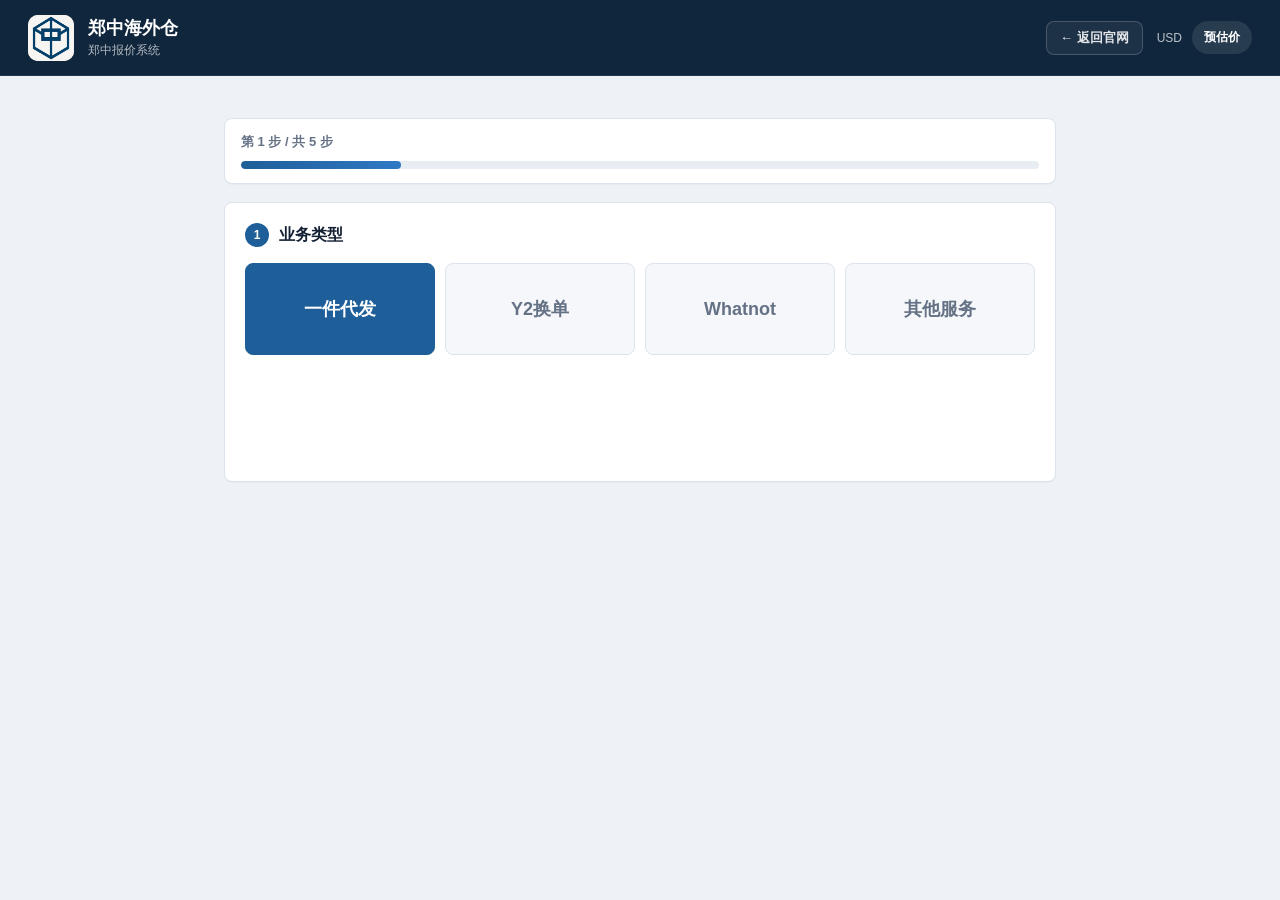
<file: price/index.html>
<!doctype html>
<html lang="zh-CN">
<head>
  <meta charset="utf-8">
  <meta name="viewport" content="width=device-width, initial-scale=1">
  <title>郑中海外仓报价查询器</title>
  <link rel="stylesheet" href="styles.css">
</head>
<body>
  <main class="app-shell">
    <header class="topbar">
      <div class="brand">
        <img src="../assets/zhengzhong-logo.png" alt="郑中海外仓">
        <div>
          <div class="brand-name">郑中海外仓</div>
          <div class="brand-sub">郑中报价系统</div>
        </div>
      </div>
      <div class="topbar-actions">
        <a class="home-link" href="../" aria-label="返回郑中海外仓官网">← 返回官网</a>
        <div class="rate-badge">
          <span>USD</span>
          <strong>预估价</strong>
        </div>
      </div>
    </header>

    <section class="workspace wizard-workspace">
      <form class="quote-panel wizard-panel" id="quoteForm">
        <div class="progress">
          <span id="progressText">第 1 步 / 共 3 步</span>
          <div class="progress-track"><div id="progressBar"></div></div>
        </div>

        <section class="section-block wizard-step" data-step="service">
          <div class="section-head">
            <span class="step">1</span>
            <h2>业务类型</h2>
          </div>
          <div class="segmented" role="tablist" aria-label="业务类型">
            <label><input type="radio" name="service" value="fulfillment" checked><span>一件代发</span></label>
            <label><input type="radio" name="service" value="y2Exchange"><span>Y2换单</span></label>
            <label><input type="radio" name="service" value="whatnot"><span>Whatnot</span></label>
            <label><input type="radio" name="service" value="otherServices"><span>其他服务</span></label>
          </div>
        </section>

        <section class="section-block wizard-step hidden" data-step="productType">
          <div class="section-head">
            <span class="step">2</span>
            <h2>商品类型</h2>
          </div>
          <div class="segmented compact" role="radiogroup" aria-label="商品类型">
            <label><input type="radio" name="productType" value="general" checked><span>普货</span></label>
            <label><input type="radio" name="productType" value="sensitive"><span>敏感货</span></label>
          </div>
          <div class="wizard-actions">
            <button type="button" class="ghost-btn" data-back>返回</button>
          </div>
        </section>

        <section class="section-block wizard-step hidden" data-step="dailyVolume">
          <div class="section-head">
            <span class="step">3</span>
            <h2>每天单量</h2>
          </div>
          <div class="segmented volume-options" role="radiogroup" aria-label="每天单量">
            <label><input type="radio" name="dailyVolume" value="trial" checked><span>0-50 单<br><small>测品客户</small></span></label>
            <label><input type="radio" name="dailyVolume" value="small"><span>50-100 单</span></label>
            <label><input type="radio" name="dailyVolume" value="medium"><span>100-500 单</span></label>
            <label><input type="radio" name="dailyVolume" value="large"><span>500+ 单</span></label>
          </div>
          <div class="wizard-actions">
            <button type="button" class="ghost-btn" data-back>返回</button>
          </div>
        </section>

        <section class="section-block wizard-step hidden" data-step="weightBand">
          <div class="section-head">
            <span class="step">4</span>
            <h2>商品重量</h2>
          </div>
          <div class="segmented weight-options" role="radiogroup" aria-label="商品重量">
            <label><input type="radio" name="weightBand" value="0-1" checked><span>0-1KG</span></label>
            <label><input type="radio" name="weightBand" value="1-2"><span>1-2KG</span></label>
            <label><input type="radio" name="weightBand" value="2-5"><span>2-5KG</span></label>
            <label><input type="radio" name="weightBand" value="5-10"><span>5-10KG</span></label>
            <label><input type="radio" name="weightBand" value="10-15"><span>10-15KG</span></label>
            <label><input type="radio" name="weightBand" value="15-22"><span>15-22KG</span></label>
          </div>
          <div class="wizard-actions">
            <button type="button" class="ghost-btn" data-back>返回</button>
          </div>
        </section>

        <section class="section-block wizard-step hidden" data-step="y2Volume">
          <div class="section-head">
            <span class="step">2</span>
            <h2>Y2换单</h2>
          </div>
          <div class="segmented compact" role="radiogroup" aria-label="Y2换单单量">
            <label><input type="radio" name="y2Volume" value="standard" checked><span>0-1000 单</span></label>
            <label><input type="radio" name="y2Volume" value="bulk"><span>1000+ 单</span></label>
          </div>
          <div class="wizard-actions">
            <button type="button" class="ghost-btn" data-back>返回</button>
          </div>
        </section>

        <section class="section-block wizard-step hidden" data-step="whatnotVolume">
          <div class="section-head">
            <span class="step">2</span>
            <h2>Whatnot</h2>
          </div>
          <div class="segmented weight-options" role="radiogroup" aria-label="Whatnot 单量">
            <label><input type="radio" name="whatnotVolume" value="unknown" checked><span>0-50 单<br><small>未知</small></span></label>
            <label><input type="radio" name="whatnotVolume" value="small"><span>50-100 单</span></label>
            <label><input type="radio" name="whatnotVolume" value="large"><span>100+ 单</span></label>
          </div>
          <div class="wizard-actions">
            <button type="button" class="ghost-btn" data-back>返回</button>
          </div>
        </section>

        <section class="section-block wizard-step hidden" data-step="otherServices">
          <div class="section-head">
            <span class="step">2</span>
            <h2>其他服务</h2>
          </div>
          <div class="addon-list" id="otherAddonList"></div>
          <div class="wizard-actions">
            <button type="button" class="ghost-btn" data-back>返回</button>
            <button type="button" class="primary-btn" id="otherResultBtn">查看报价</button>
          </div>
        </section>

        <section class="wizard-step hidden result-panel" data-step="result">
          <div class="result-card">
          <div class="result-top">
            <span id="resultLabel">报价结果</span>
            <button type="button" id="resetBtn" title="重新开始">↺</button>
          </div>
          <div class="total" id="totalPrice">$0.00</div>
          <div class="hint" id="manualHint">部分项目需要单独询价</div>
          </div>

          <section class="breakdown">
            <h2>报价明细</h2>
            <div id="breakdownRows"></div>
          </section>

          <section class="breakdown hidden addon-collapsible" id="fulfillmentAddonPriceSection">
            <button type="button" class="collapse-trigger" id="addonToggle" aria-expanded="false">
              <span>增值服务价格</span>
              <strong id="addonToggleIcon">展开</strong>
            </button>
            <div class="addon-collapse-body hidden" id="addonCollapseBody">
              <div class="inline-selector">
              <h3>清点上架费用</h3>
              <div class="segmented weight-options" role="radiogroup" aria-label="清点上架费用">
                <label><input type="radio" name="skuCountTier" value="one" checked><span>单箱 1 SKU<br><small>$0 / 箱</small></span></label>
                <label><input type="radio" name="skuCountTier" value="twoToFive"><span>单箱 2-5 SKU<br><small>$1 / 箱</small></span></label>
                <label><input type="radio" name="skuCountTier" value="overFive"><span>单箱 5+ SKU<br><small>$2 / 箱</small></span></label>
              </div>
              </div>
              <div class="addon-price-grid" id="fulfillmentAddonPrices"></div>
            </div>
          </section>

          <section class="contact-card hidden" id="fulfillmentContactSection">
            <div>
              <h2>联系我们</h2>
              <p>需要确认报价或提交需求，可以添加郑中海外仓微信。</p>
            </div>
            <button type="button" id="wechatBtn">
              <span>微信：zhengzhonghwc</span>
              <strong id="wechatBtnText">复制微信号</strong>
            </button>
            <div class="qr-grid">
              <figure class="qr-card">
                <img src="assets/wecom_qr.jpg" alt="企业微信二维码">
                <figcaption>企业微信</figcaption>
              </figure>
              <figure class="qr-card">
                <img src="assets/wechat_qr.jpg" alt="微信二维码">
                <figcaption>微信</figcaption>
              </figure>
            </div>
          </section>

          <section class="notes">
            <h2>服务说明和规则说明</h2>
            <ul>
              <li id="ruleServiceLine">一件代发费用为：订单处理 + 扫码验货 + 打包 + 扫码出库。</li>
              <li id="ruleWeightLine">抛货取体积重和实际重量中的较大值，体积重按长 × 宽 × 高（cm）/ 6000 或长 × 宽 × 高（inch）/ 167 计算。</li>
              <li id="ruleSkuLine">一票多 SKU 按打包后的包裹总重量计费；如需耗材或额外服务，按所选增值服务另计。</li>
              <li id="ruleTimeLine">订单处理时效为 24 小时（工作日）；特殊渠道、异常处理和单询项目以人工确认为准。</li>
            </ul>
          </section>
          <div class="wizard-actions">
            <button type="button" class="ghost-btn" data-back>返回修改</button>
            <button type="button" class="primary-btn" id="startOverBtn">重新开始</button>
          </div>
        </section>
      </form>
    </section>
  </main>

  <script src="app.js"></script>
</body>
</html>
</file>
<file: price/styles.css>
:root {
  color-scheme: light;
  --ink: #142033;
  --muted: #657286;
  --line: #dce3ec;
  --panel: #ffffff;
  --soft: #f5f7fa;
  --blue: #1f5f99;
  --blue-2: #2f78c4;
  --green: #257761;
  --amber: #b96a18;
  --danger: #9d3b3b;
  --shadow: 0 18px 55px rgba(20, 32, 51, 0.11);
}

* {
  box-sizing: border-box;
}

body {
  margin: 0;
  min-height: 100vh;
  font-family: Inter, "PingFang SC", "Microsoft YaHei", Arial, sans-serif;
  color: var(--ink);
  background: #eef2f6;
}

button,
input {
  font: inherit;
}

.app-shell {
  min-height: 100vh;
}

.topbar {
  height: 76px;
  padding: 0 28px;
  background: #10263c;
  color: #fff;
  display: flex;
  align-items: center;
  justify-content: space-between;
  border-bottom: 1px solid rgba(255, 255, 255, 0.08);
}

.brand {
  display: flex;
  align-items: center;
  gap: 14px;
}

.brand img {
  width: 46px;
  height: 46px;
  object-fit: contain;
  background: #fff;
  border-radius: 10px;
}

.brand-name {
  font-size: 18px;
  font-weight: 800;
}

.brand-sub {
  margin-top: 2px;
  color: rgba(255, 255, 255, 0.68);
  font-size: 12px;
}

.rate-badge {
  display: flex;
  align-items: center;
  gap: 10px;
  color: rgba(255, 255, 255, 0.72);
  font-size: 12px;
}

.topbar-actions {
  display: flex;
  align-items: center;
  gap: 14px;
}

.home-link {
  min-height: 34px;
  padding: 0 13px;
  border: 1px solid rgba(255, 255, 255, 0.18);
  border-radius: 8px;
  color: rgba(255, 255, 255, 0.88);
  background: rgba(255, 255, 255, 0.06);
  display: inline-flex;
  align-items: center;
  text-decoration: none;
  font-size: 13px;
  font-weight: 800;
  white-space: nowrap;
}

.home-link:hover {
  color: #fff;
  border-color: rgba(255, 255, 255, 0.34);
  background: rgba(255, 255, 255, 0.1);
}

.rate-badge strong {
  color: #fff;
  padding: 8px 12px;
  border-radius: 999px;
  background: rgba(255, 255, 255, 0.1);
}

.workspace {
  display: grid;
  grid-template-columns: minmax(0, 1fr) 380px;
  gap: 22px;
  padding: 24px;
  max-width: 1360px;
  margin: 0 auto;
}

.wizard-workspace {
  display: block;
  max-width: 880px;
  padding-top: 42px;
}

.quote-panel,
.result-panel {
  display: flex;
  flex-direction: column;
  gap: 16px;
}

.wizard-panel {
  gap: 18px;
}

.progress {
  background: #fff;
  border: 1px solid var(--line);
  border-radius: 8px;
  padding: 14px 16px;
  box-shadow: 0 1px 0 rgba(20, 32, 51, 0.03);
}

.progress span {
  display: block;
  margin-bottom: 10px;
  color: var(--muted);
  font-size: 13px;
  font-weight: 750;
}

.progress-track {
  height: 8px;
  border-radius: 999px;
  background: #e8edf3;
  overflow: hidden;
}

#progressBar {
  width: 25%;
  height: 100%;
  border-radius: 999px;
  background: linear-gradient(90deg, var(--blue), var(--blue-2));
  transition: width 0.22s ease;
}

.section-block,
.result-card,
.breakdown,
.notes {
  background: var(--panel);
  border: 1px solid var(--line);
  border-radius: 8px;
  box-shadow: 0 1px 0 rgba(20, 32, 51, 0.03);
}

.section-block {
  padding: 20px;
}

.wizard-step {
  min-height: 280px;
}

.section-head {
  display: flex;
  align-items: center;
  gap: 10px;
  margin-bottom: 16px;
}

.section-head h2,
.breakdown h2,
.notes h2 {
  margin: 0;
  font-size: 16px;
  font-weight: 800;
}

.step {
  width: 24px;
  height: 24px;
  display: inline-flex;
  align-items: center;
  justify-content: center;
  border-radius: 50%;
  color: #fff;
  background: var(--blue);
  font-size: 12px;
  font-weight: 800;
}

.segmented {
  display: grid;
  grid-template-columns: repeat(4, minmax(0, 1fr));
  gap: 10px;
}

.segmented.compact {
  grid-template-columns: repeat(2, minmax(0, 1fr));
}

.segmented.weight-options {
  grid-template-columns: repeat(3, minmax(0, 1fr));
}

.segmented label {
  cursor: pointer;
}

.segmented input {
  position: absolute;
  opacity: 0;
  pointer-events: none;
}

.segmented span {
  display: flex;
  align-items: center;
  justify-content: center;
  flex-direction: column;
  min-height: 44px;
  border: 1px solid var(--line);
  border-radius: 8px;
  background: var(--soft);
  color: var(--muted);
  font-weight: 700;
  text-align: center;
}

.wizard-step .segmented span {
  min-height: 92px;
  font-size: 18px;
}

.segmented input:checked + span {
  color: #fff;
  border-color: var(--blue);
  background: var(--blue);
}

.segmented small {
  margin-top: 3px;
  font-size: 11px;
  font-weight: 650;
  opacity: 0.78;
}

.sub-head {
  margin-top: 20px;
}

.optional-fields {
  margin-top: 16px;
}

.field-group {
  padding: 16px 0;
  border-top: 1px solid var(--line);
}

.field-group:first-of-type {
  padding-top: 0;
  border-top: 0;
}

.field-group h3 {
  margin: 0 0 12px;
  font-size: 14px;
  font-weight: 850;
}

.grid {
  display: grid;
  gap: 14px;
}

.grid.two {
  grid-template-columns: repeat(2, minmax(0, 1fr));
}

.field {
  display: flex;
  flex-direction: column;
  gap: 8px;
  font-size: 13px;
  color: var(--muted);
  font-weight: 700;
}

.field input {
  height: 42px;
  border: 1px solid var(--line);
  border-radius: 8px;
  padding: 0 12px;
  color: var(--ink);
  background: #fff;
  outline: none;
}

.field input:focus {
  border-color: var(--blue-2);
  box-shadow: 0 0 0 3px rgba(47, 120, 196, 0.14);
}

.checks,
.addon-list {
  display: grid;
  grid-template-columns: repeat(2, minmax(0, 1fr));
  gap: 10px;
  margin-top: 14px;
}

.checks label,
.addon,
.standalone-check {
  min-height: 42px;
  padding: 10px 12px;
  border: 1px solid var(--line);
  border-radius: 8px;
  background: #fff;
  display: flex;
  align-items: center;
  gap: 10px;
  color: var(--ink);
  font-size: 13px;
  font-weight: 650;
}

.standalone-check strong {
  color: var(--blue);
}

.addon {
  display: grid;
  grid-template-columns: 18px minmax(0, 1fr) 92px;
}

.addon input[type="number"] {
  width: 92px;
  height: 32px;
  border: 1px solid var(--line);
  border-radius: 7px;
  padding: 0 8px;
}

.addon small {
  display: block;
  margin-top: 2px;
  color: var(--muted);
  font-size: 11px;
  font-weight: 500;
}

.hidden {
  display: none;
}

.wizard-actions {
  display: flex;
  justify-content: space-between;
  gap: 12px;
  margin-top: 22px;
}

.ghost-btn,
.primary-btn {
  min-height: 42px;
  border-radius: 8px;
  padding: 0 18px;
  cursor: pointer;
  font-weight: 800;
}

.ghost-btn {
  color: var(--blue);
  background: #fff;
  border: 1px solid rgba(31, 95, 153, 0.32);
}

.primary-btn {
  color: #fff;
  background: var(--blue);
  border: 1px solid var(--blue);
}

.result-panel {
  align-self: stretch;
  width: 100%;
}

.result-card {
  padding: 22px;
  background: linear-gradient(160deg, #0f2b45, #17486f);
  color: #fff;
  box-shadow: var(--shadow);
}

.result-top {
  display: flex;
  justify-content: space-between;
  align-items: center;
  color: rgba(255, 255, 255, 0.72);
  font-size: 13px;
  font-weight: 700;
}

.result-top button {
  width: 32px;
  height: 32px;
  border: 1px solid rgba(255, 255, 255, 0.2);
  border-radius: 50%;
  background: rgba(255, 255, 255, 0.08);
  color: #fff;
  cursor: pointer;
}

.total {
  margin-top: 14px;
  font-size: 46px;
  line-height: 1;
  font-weight: 900;
  letter-spacing: 0;
}

.hint {
  margin-top: 12px;
  color: #ffd08a;
  font-size: 13px;
  font-weight: 750;
}

.hint.clean {
  color: #a8e6d0;
}

.breakdown,
.notes,
.contact-card {
  padding: 18px;
}

.addon-collapsible {
  padding: 0;
  overflow: hidden;
}

.collapse-trigger {
  width: 100%;
  min-height: 56px;
  border: 0;
  background: #fff;
  color: var(--ink);
  padding: 0 18px;
  cursor: pointer;
  display: flex;
  align-items: center;
  justify-content: space-between;
  text-align: left;
}

.collapse-trigger span {
  font-size: 16px;
  font-weight: 850;
}

.collapse-trigger strong {
  color: var(--blue);
  font-size: 13px;
  font-weight: 850;
}

.addon-collapse-body {
  padding: 0 18px 18px;
  border-top: 1px solid var(--line);
}

#breakdownRows {
  margin-top: 14px;
  display: flex;
  flex-direction: column;
  gap: 8px;
}

.line-row {
  display: grid;
  grid-template-columns: minmax(0, 1fr) auto;
  gap: 12px;
  align-items: start;
  padding: 11px 0;
  border-bottom: 1px solid var(--line);
}

.line-row:last-child {
  border-bottom: 0;
}

.line-row strong {
  display: block;
  font-size: 13px;
}

.line-row small {
  display: block;
  margin-top: 3px;
  color: var(--muted);
  font-size: 11px;
  line-height: 1.45;
}

.amount {
  font-weight: 850;
}

.manual {
  color: var(--amber);
}

.addon-price-grid {
  margin-top: 14px;
  display: grid;
  grid-template-columns: repeat(2, minmax(0, 1fr));
  gap: 10px;
}

.inline-selector {
  margin-top: 14px;
  padding: 14px;
  border: 1px solid var(--line);
  border-radius: 8px;
  background: #fff;
}

.inline-selector h3 {
  margin: 0 0 12px;
  font-size: 14px;
  font-weight: 850;
}

.addon-price-card {
  padding: 12px;
  border: 1px solid var(--line);
  border-radius: 8px;
  background: var(--soft);
}

.addon-price-card strong {
  display: block;
  font-size: 13px;
}

.addon-price-card span {
  display: block;
  margin-top: 6px;
  color: var(--blue);
  font-size: 18px;
  font-weight: 900;
}

.addon-price-card small {
  display: block;
  margin-top: 4px;
  color: var(--muted);
  font-size: 11px;
  line-height: 1.45;
}

.notes ul {
  margin: 12px 0 0;
  padding-left: 18px;
  color: var(--muted);
  font-size: 12px;
  line-height: 1.8;
}

.contact-card {
  background: #ffffff;
  border: 1px solid var(--line);
  border-radius: 8px;
  display: grid;
  grid-template-columns: minmax(0, 1fr) auto;
  gap: 16px;
  align-items: center;
}

.contact-card h2 {
  margin: 0;
  font-size: 16px;
  font-weight: 850;
}

.contact-card p {
  margin: 6px 0 0;
  color: var(--muted);
  font-size: 13px;
  line-height: 1.6;
}

#wechatBtn {
  min-width: 210px;
  min-height: 54px;
  border: 1px solid rgba(37, 119, 97, 0.28);
  border-radius: 8px;
  background: #eef8f4;
  color: var(--green);
  cursor: pointer;
  display: flex;
  flex-direction: column;
  justify-content: center;
  gap: 3px;
  padding: 8px 14px;
}

#wechatBtn span {
  font-size: 13px;
  font-weight: 800;
}

#wechatBtn strong {
  font-size: 12px;
  font-weight: 850;
}

.qr-grid {
  grid-column: 1 / -1;
  display: grid;
  grid-template-columns: repeat(2, minmax(0, 180px));
  gap: 16px;
  justify-content: start;
  align-items: start;
}

.qr-card {
  margin: 0;
  padding: 12px;
  border: 1px solid var(--line);
  border-radius: 8px;
  background: var(--soft);
  text-align: center;
}

.qr-card img {
  width: 100%;
  aspect-ratio: 1;
  display: block;
  border-radius: 6px;
  background: #fff;
  object-fit: contain;
}

.qr-card figcaption {
  margin-top: 9px;
  color: var(--ink);
  font-size: 13px;
  font-weight: 850;
}

@media (max-width: 960px) {
  .workspace {
    grid-template-columns: 1fr;
    padding: 16px;
  }

  .result-panel {
    position: static;
  }
}

@media (max-width: 640px) {
  .topbar {
    height: auto;
    padding: 14px 16px;
    gap: 12px;
  }

  .topbar-actions {
    gap: 8px;
  }

  .home-link {
    padding: 0 10px;
    font-size: 12px;
  }

  .workspace {
    padding: 12px;
  }

  .segmented,
  .segmented.compact,
  .segmented.weight-options,
  .grid.two,
  .checks,
  .addon-list,
  .addon-price-grid {
    grid-template-columns: 1fr;
  }

  .addon {
    grid-template-columns: 18px minmax(0, 1fr) 82px;
  }

  .total {
    font-size: 38px;
  }

  .contact-card {
    grid-template-columns: 1fr;
  }

  #wechatBtn {
    width: 100%;
  }

  .qr-grid {
    grid-template-columns: repeat(2, minmax(0, 1fr));
  }
}
</file>
